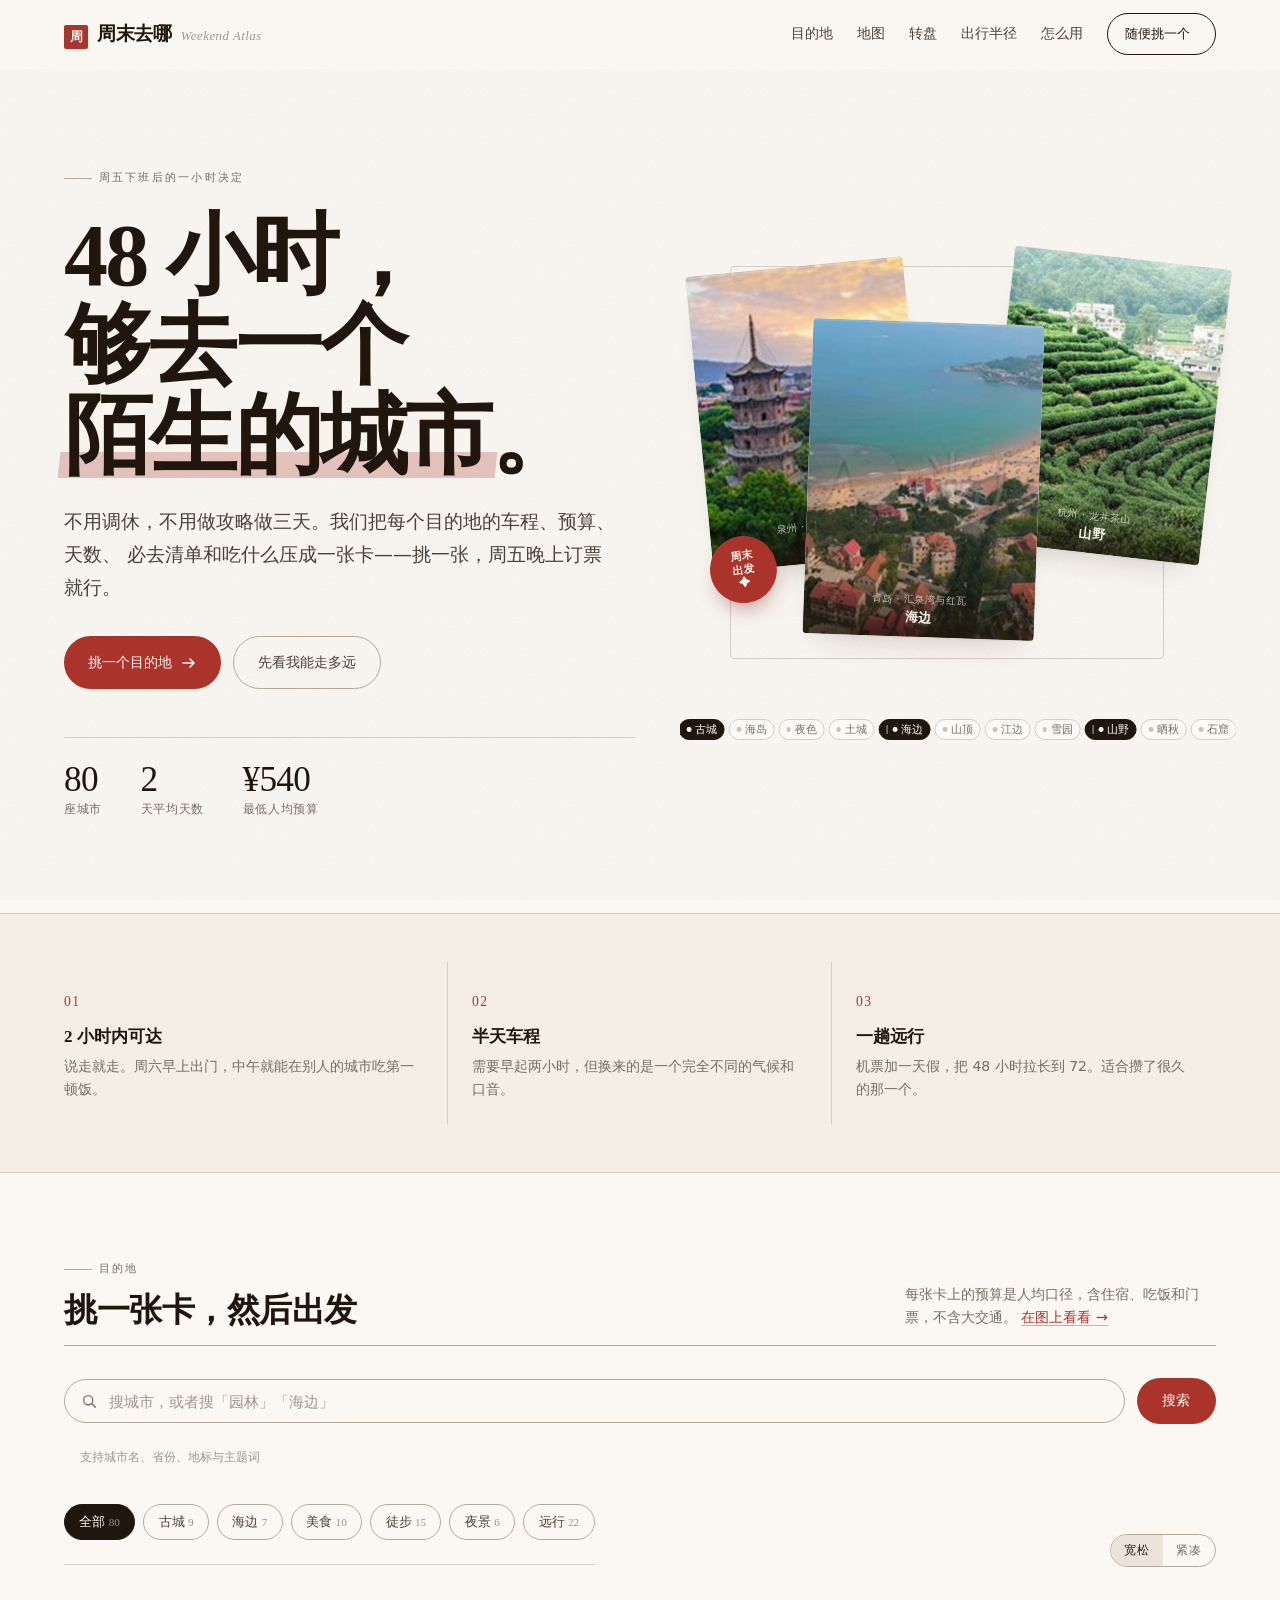
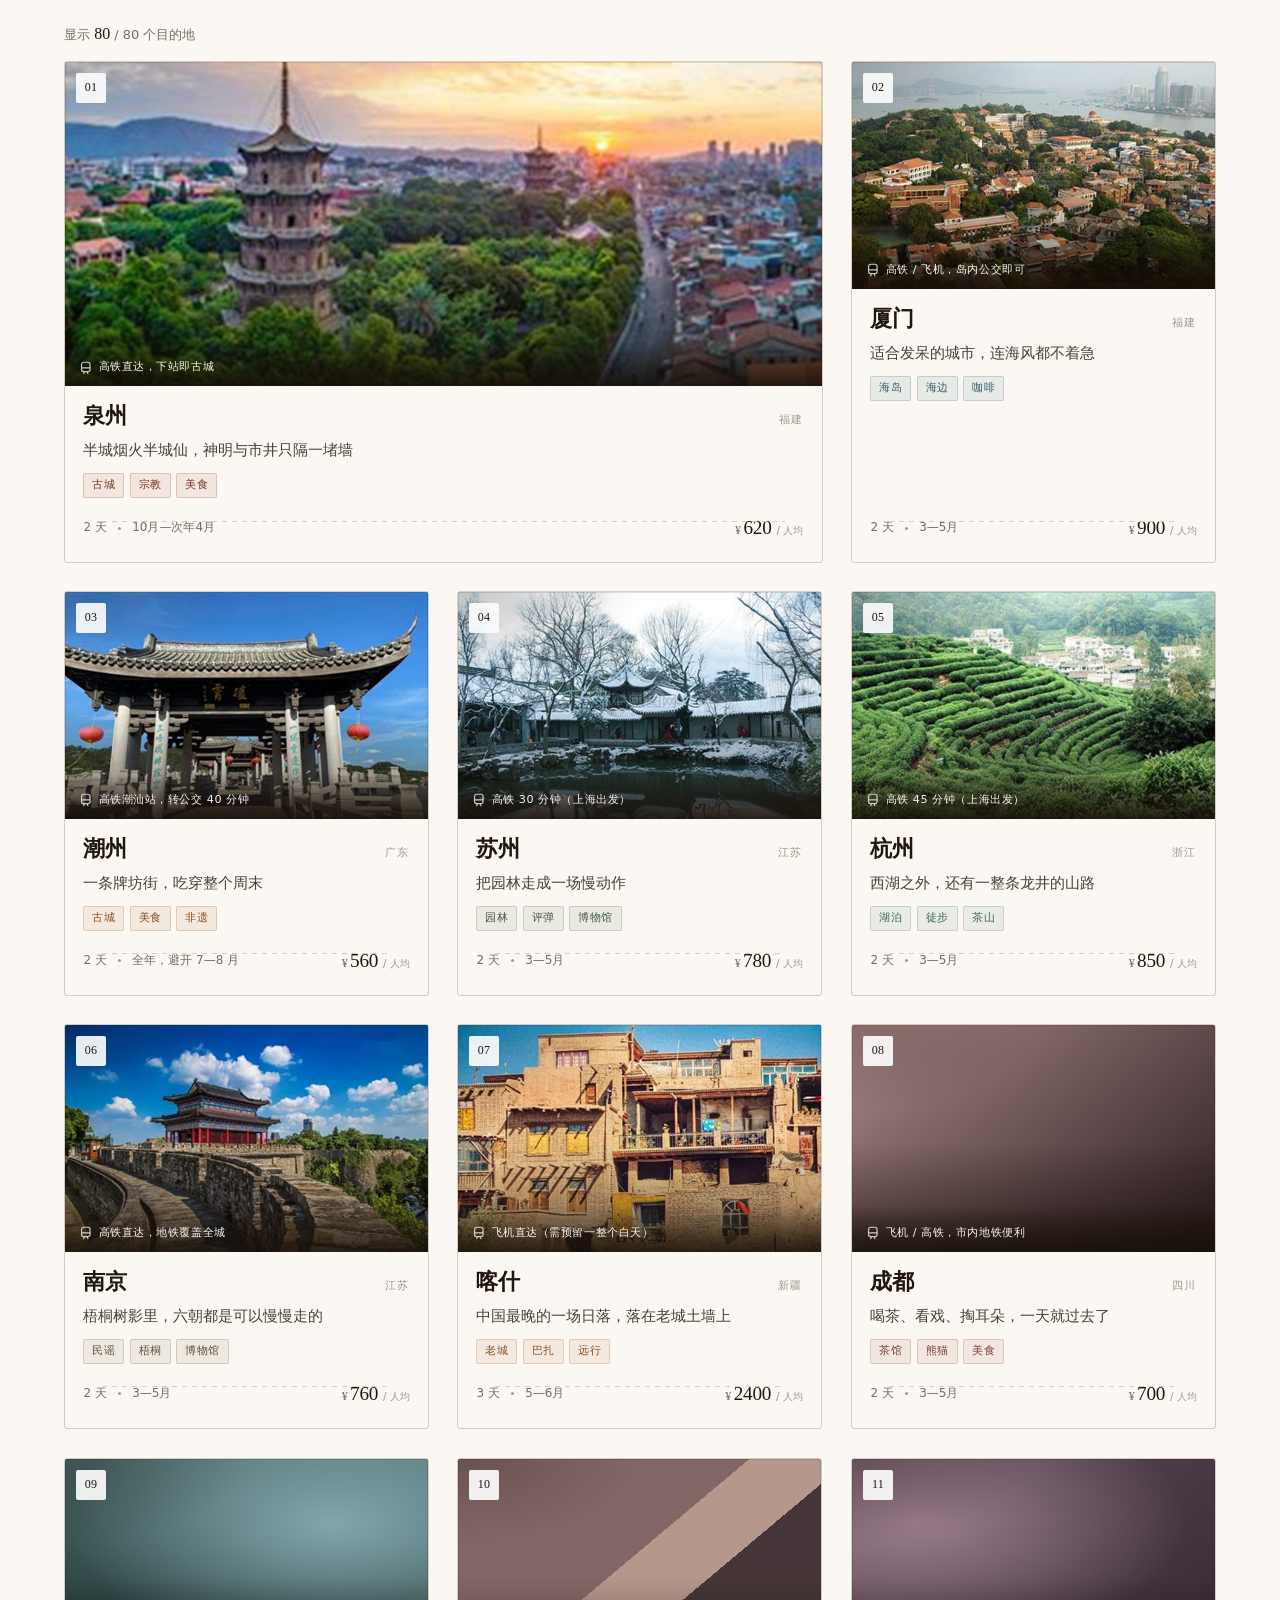
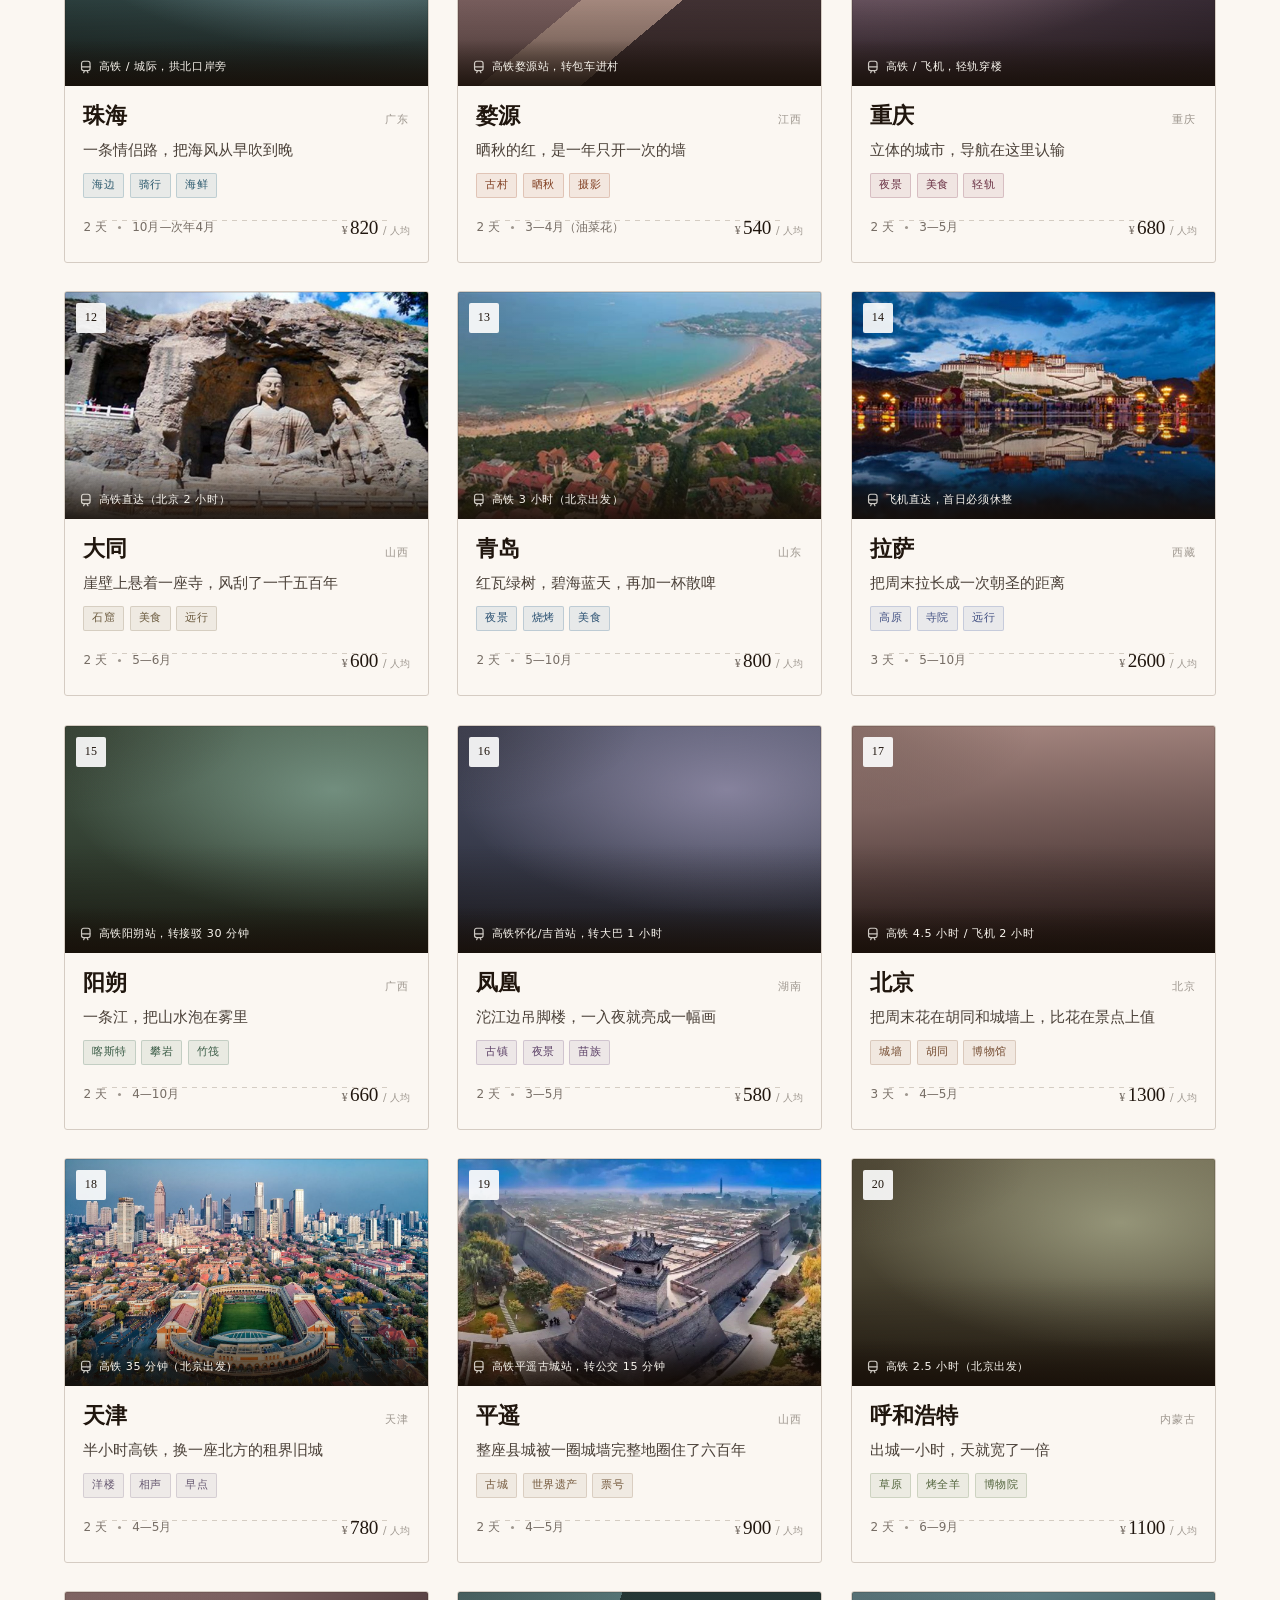
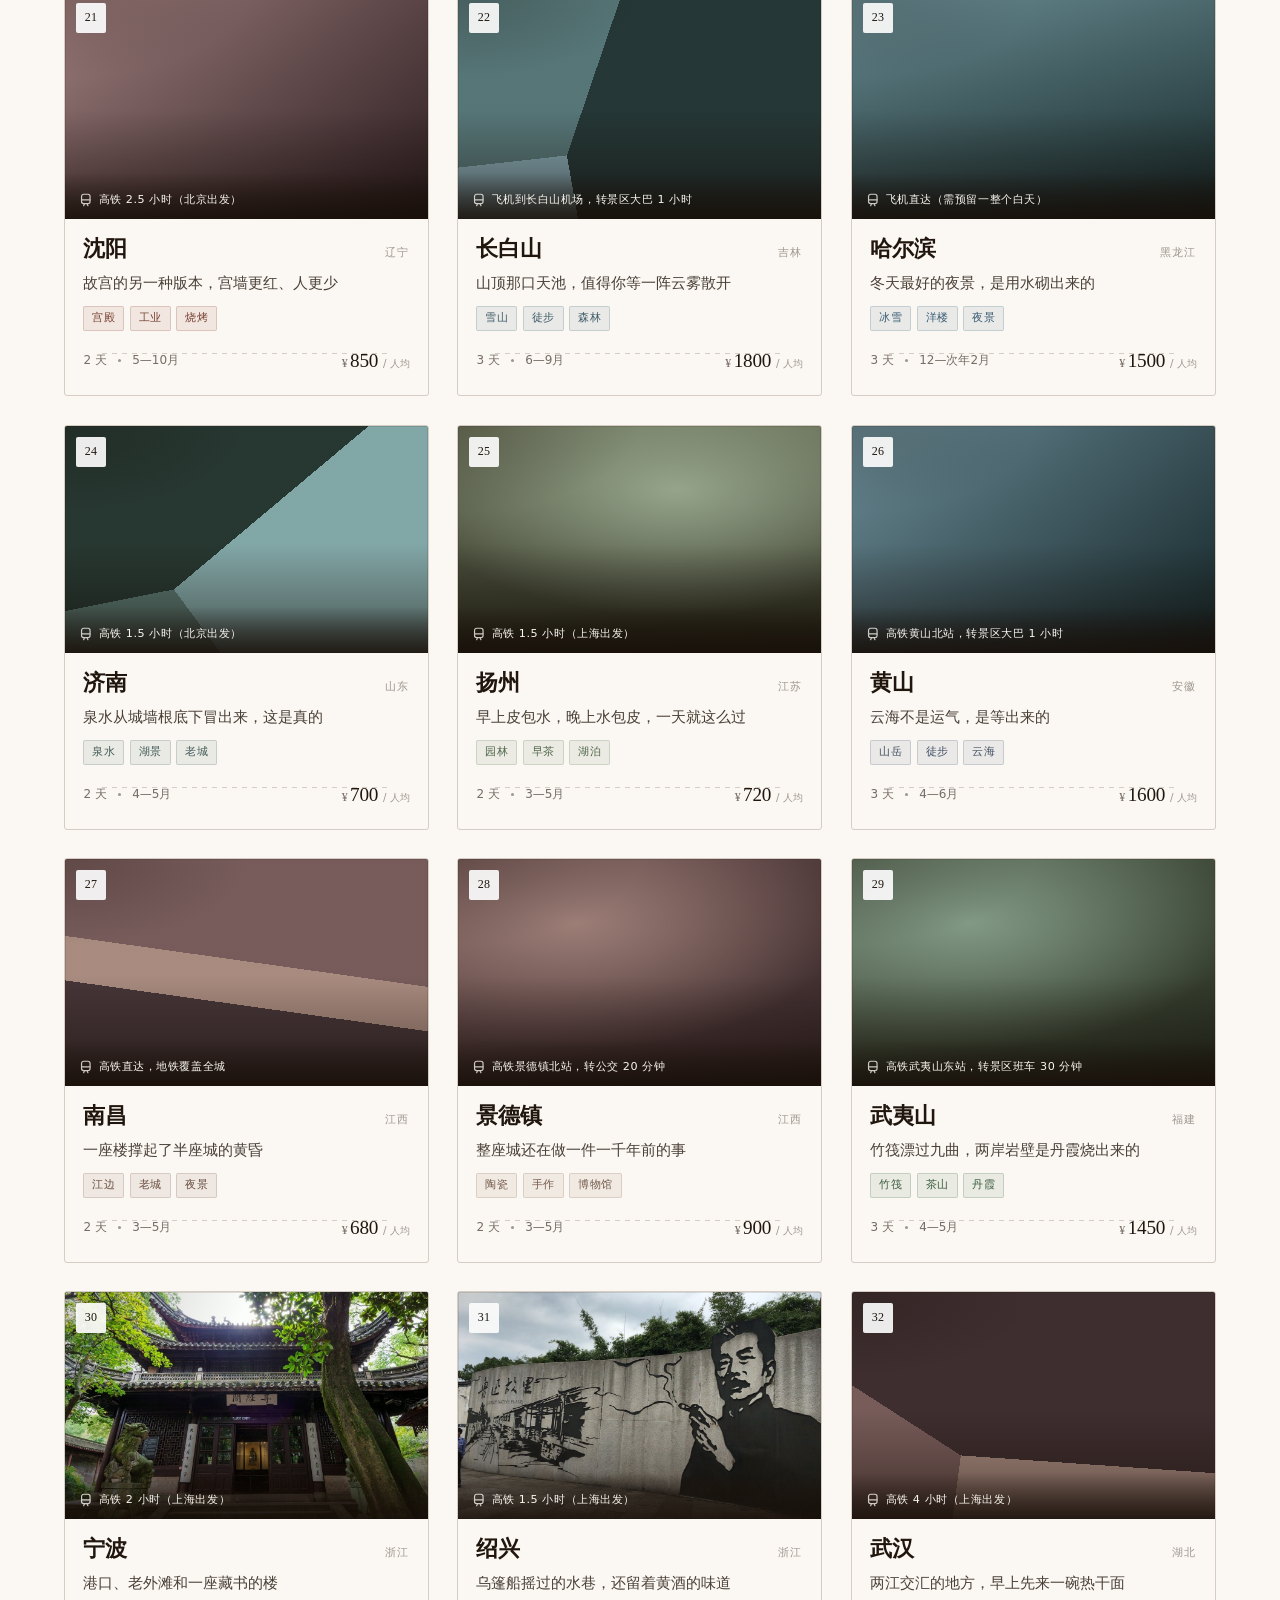
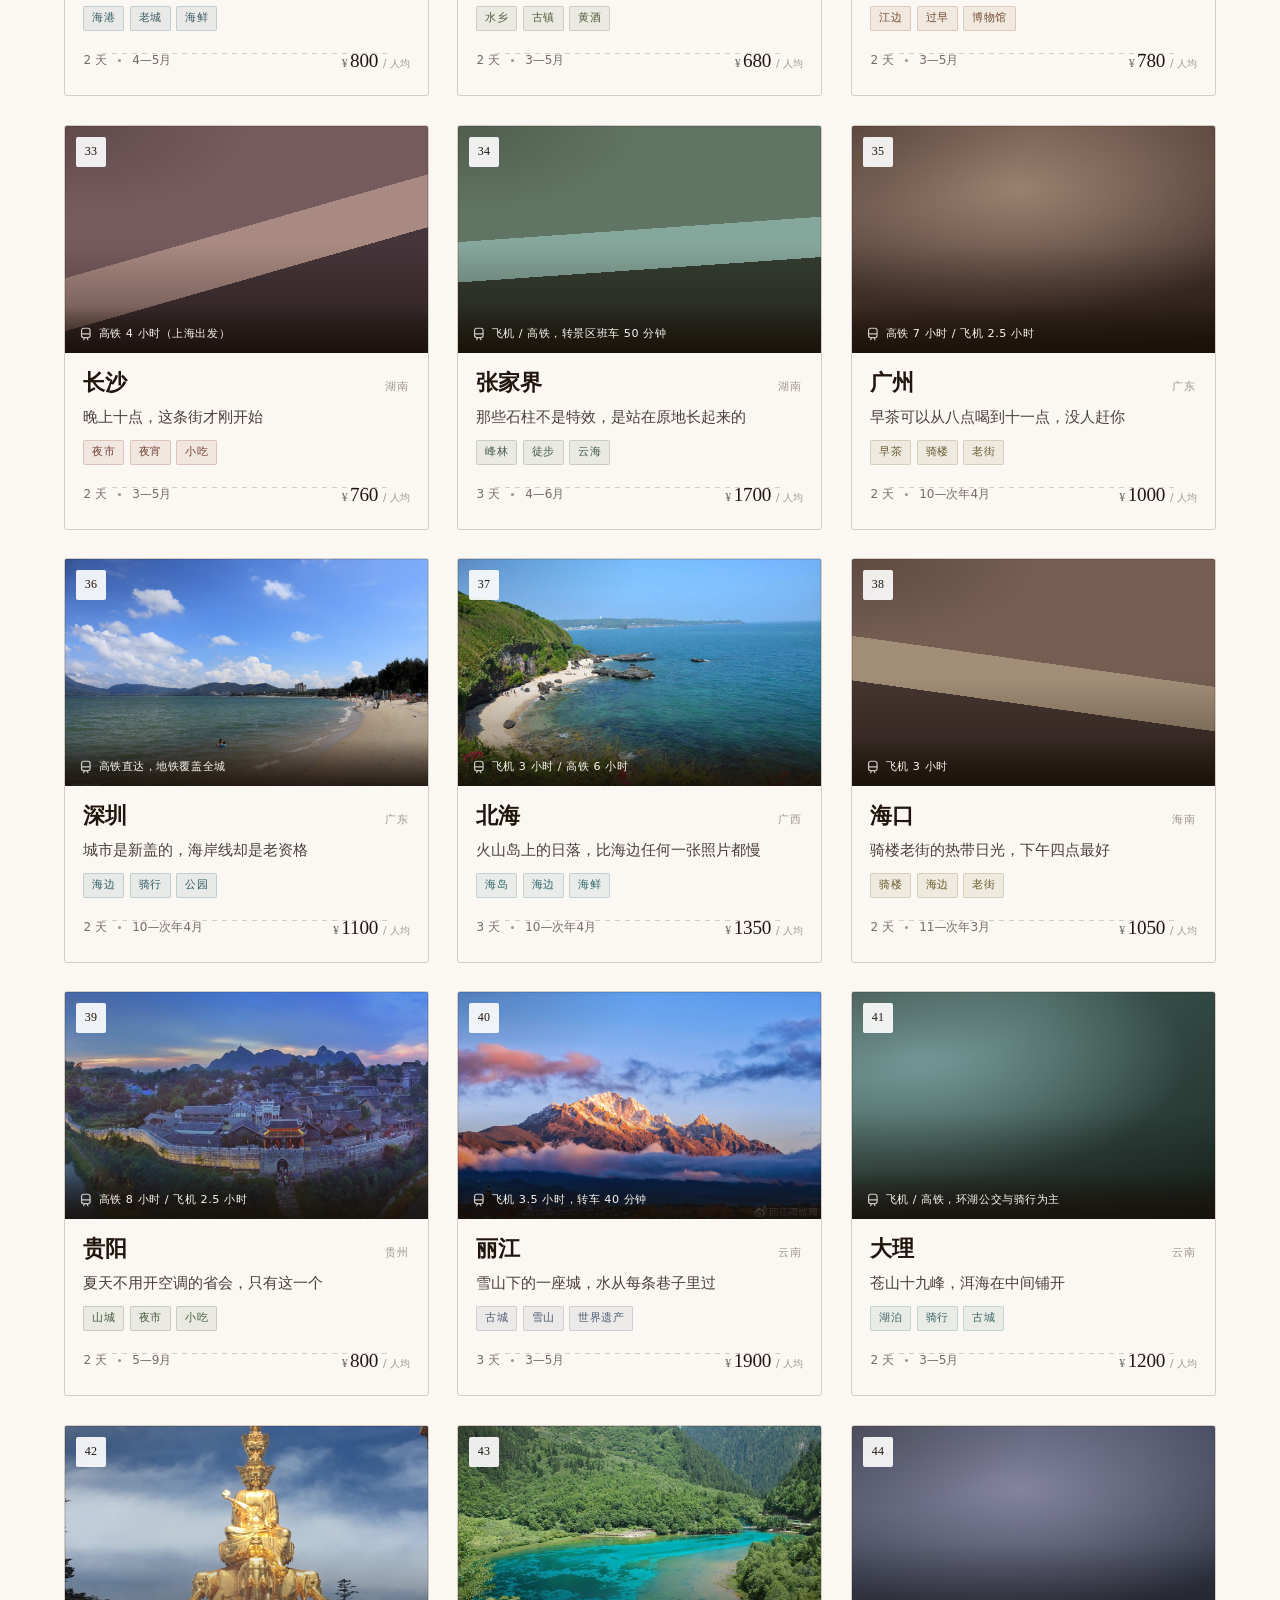
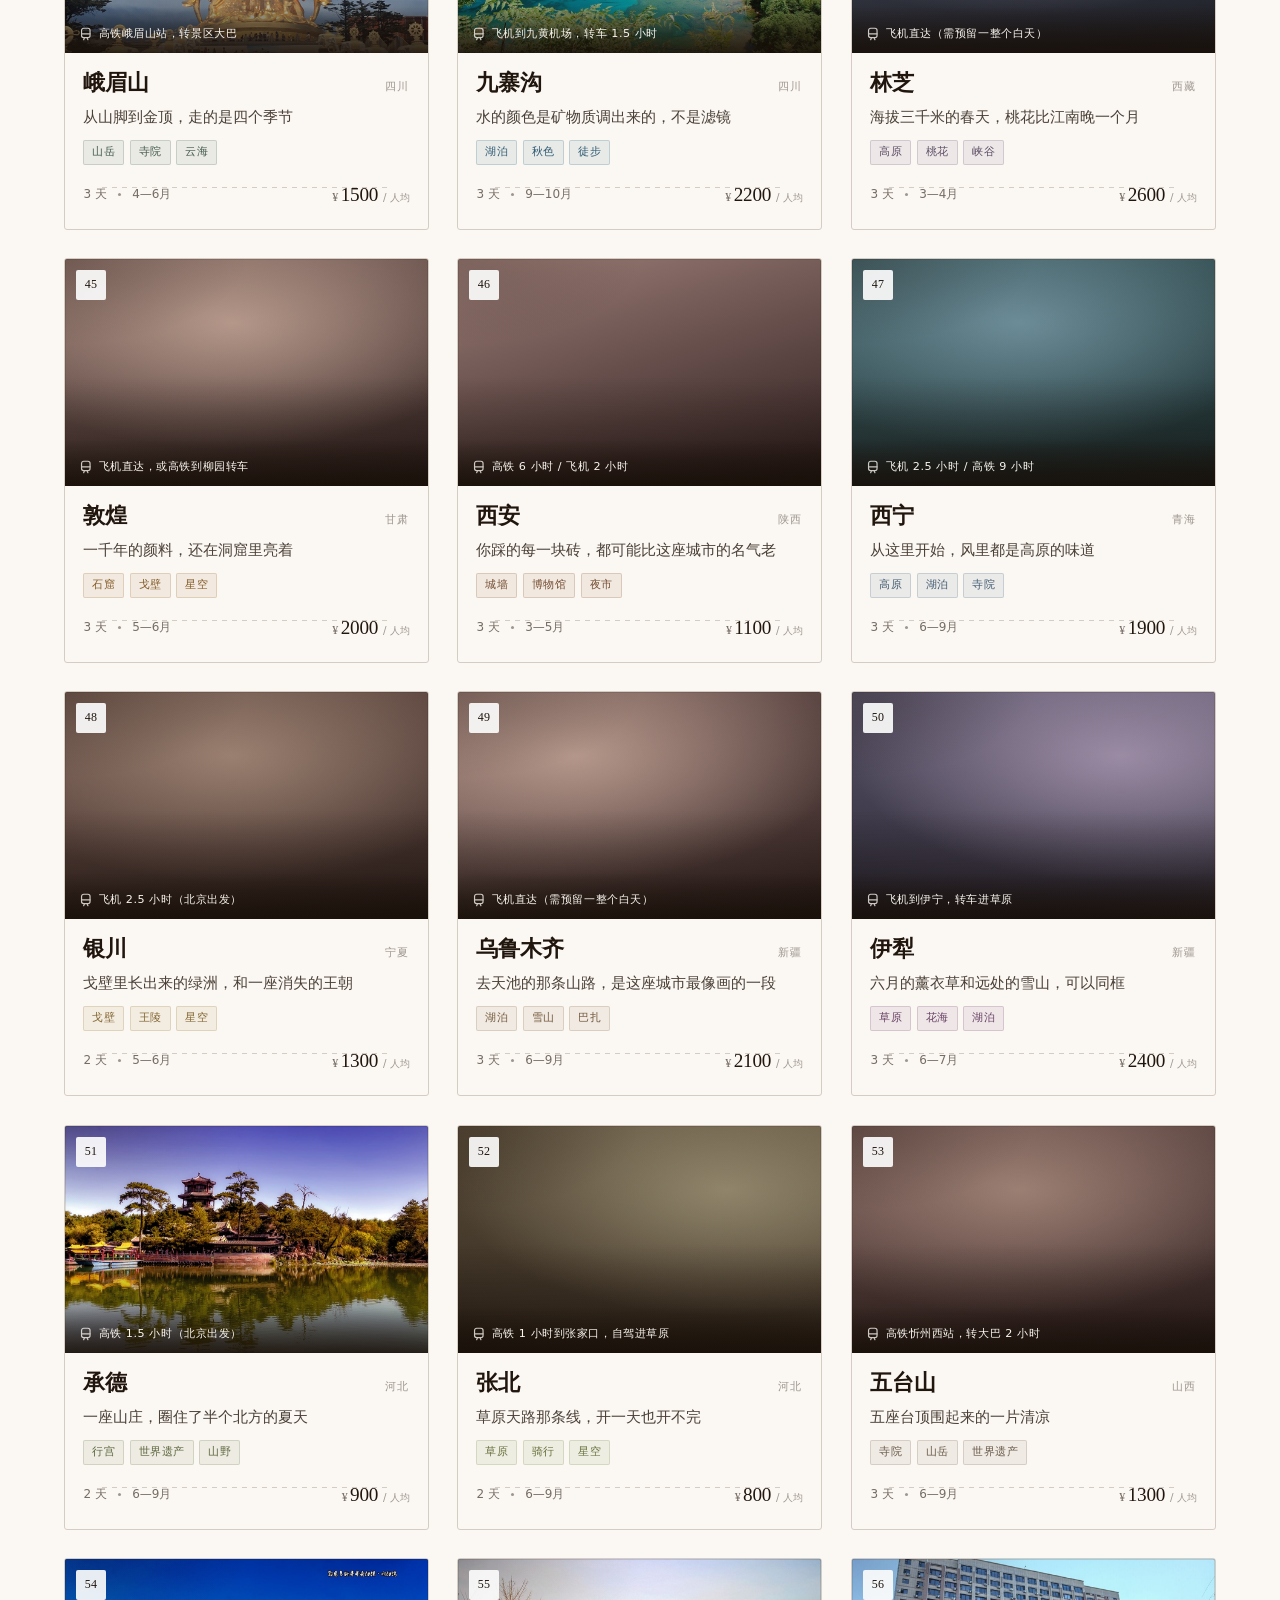
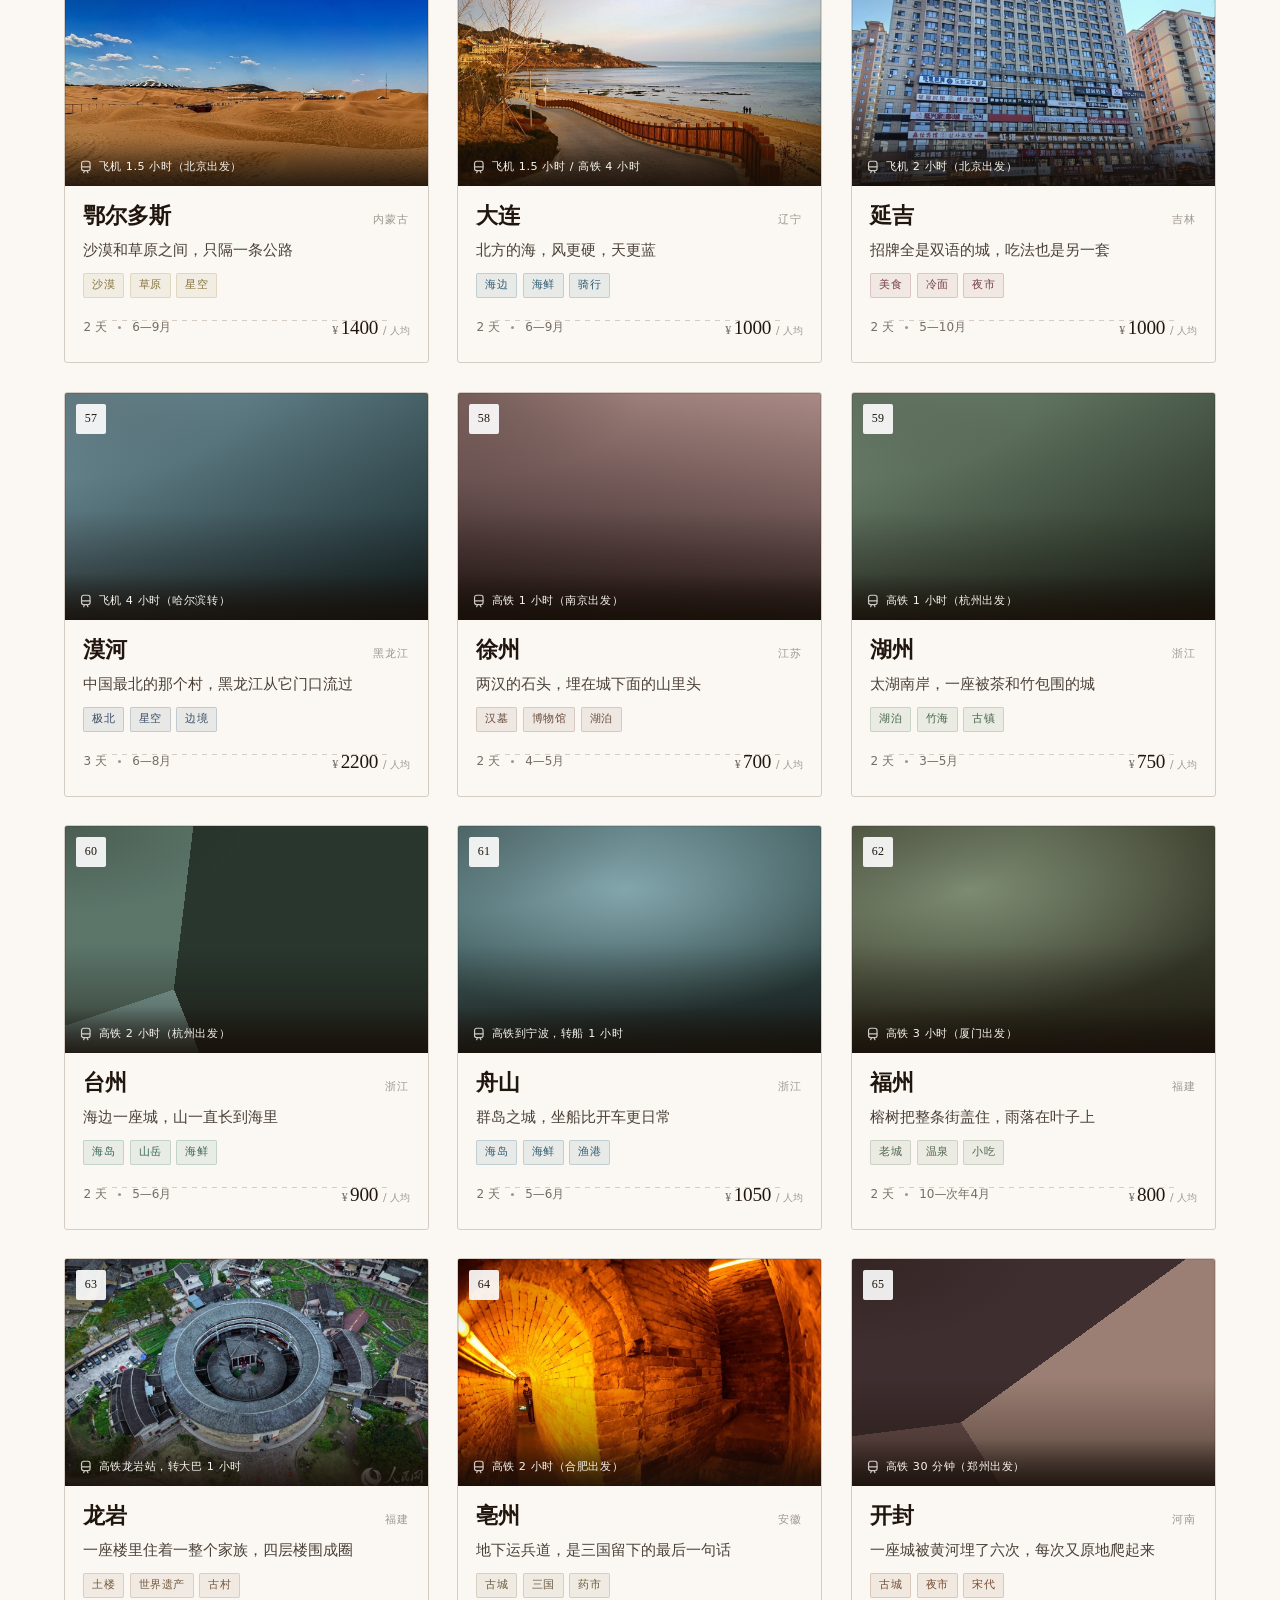
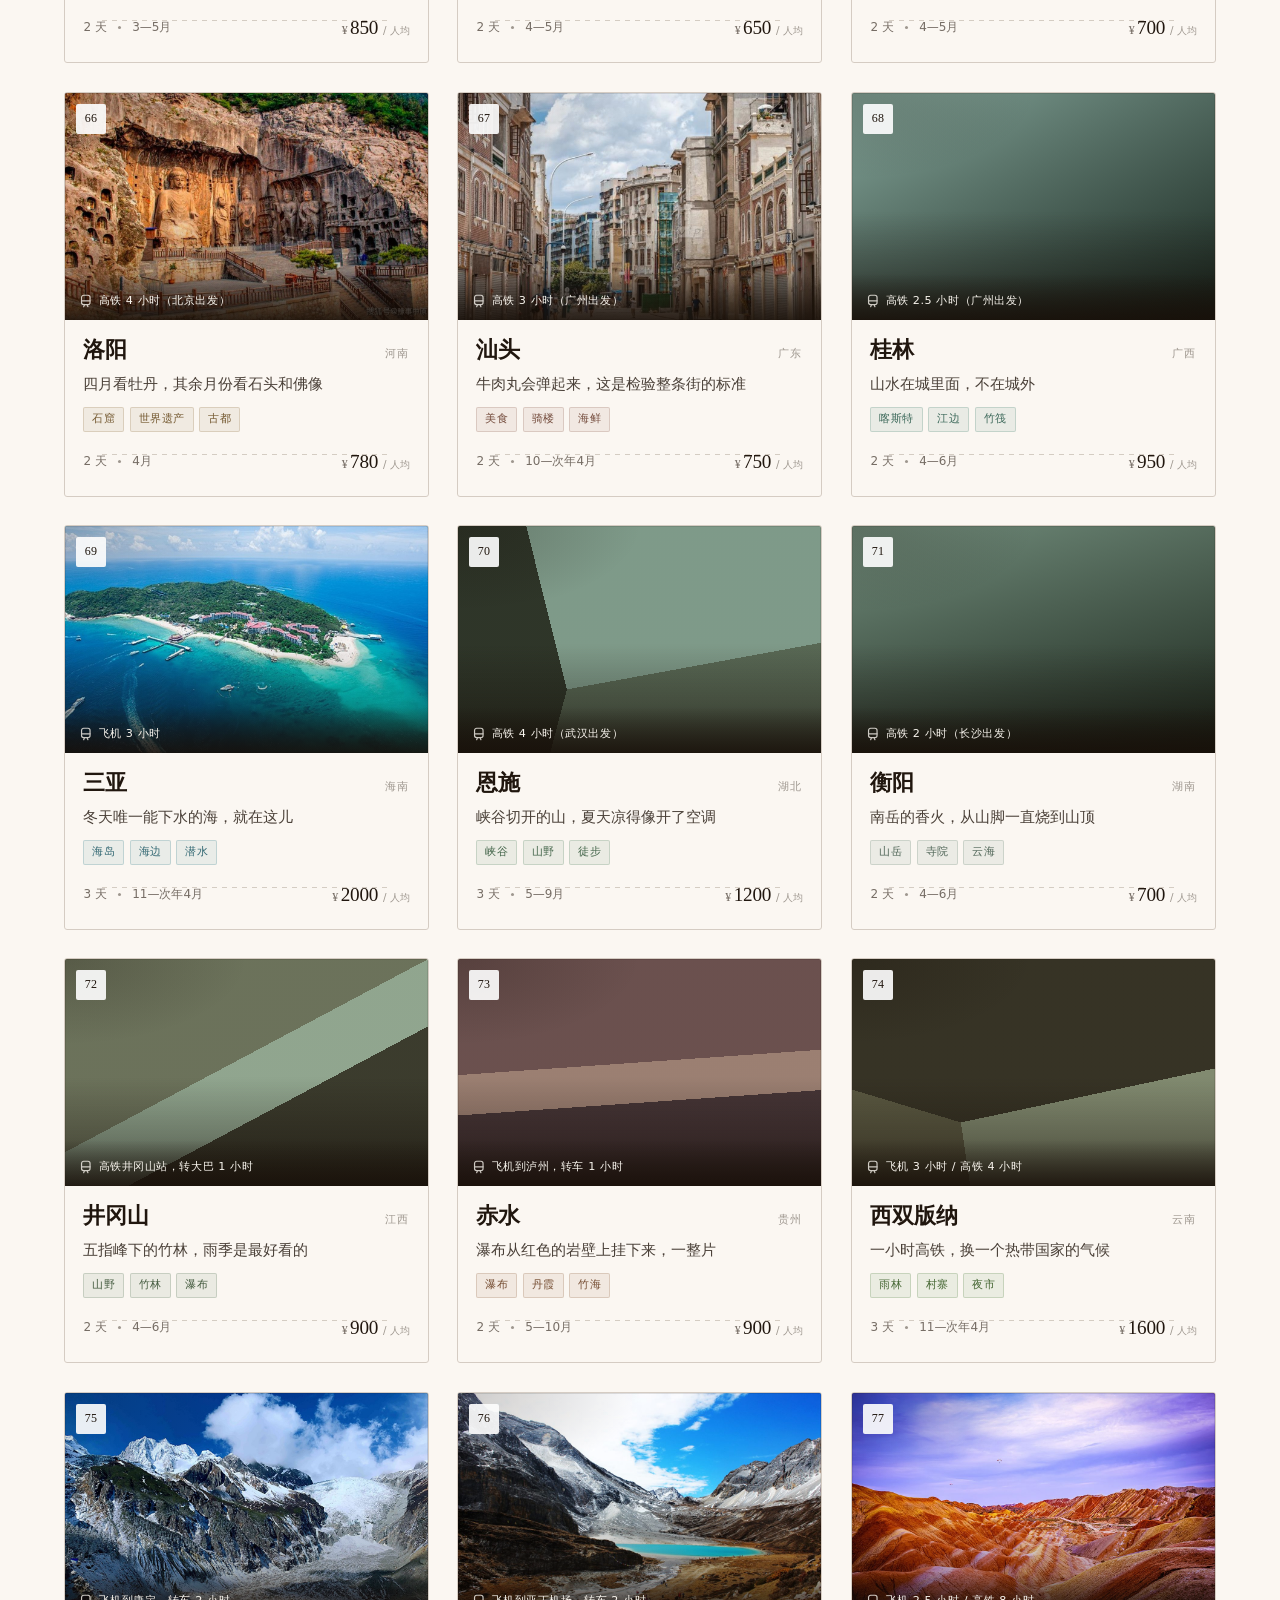
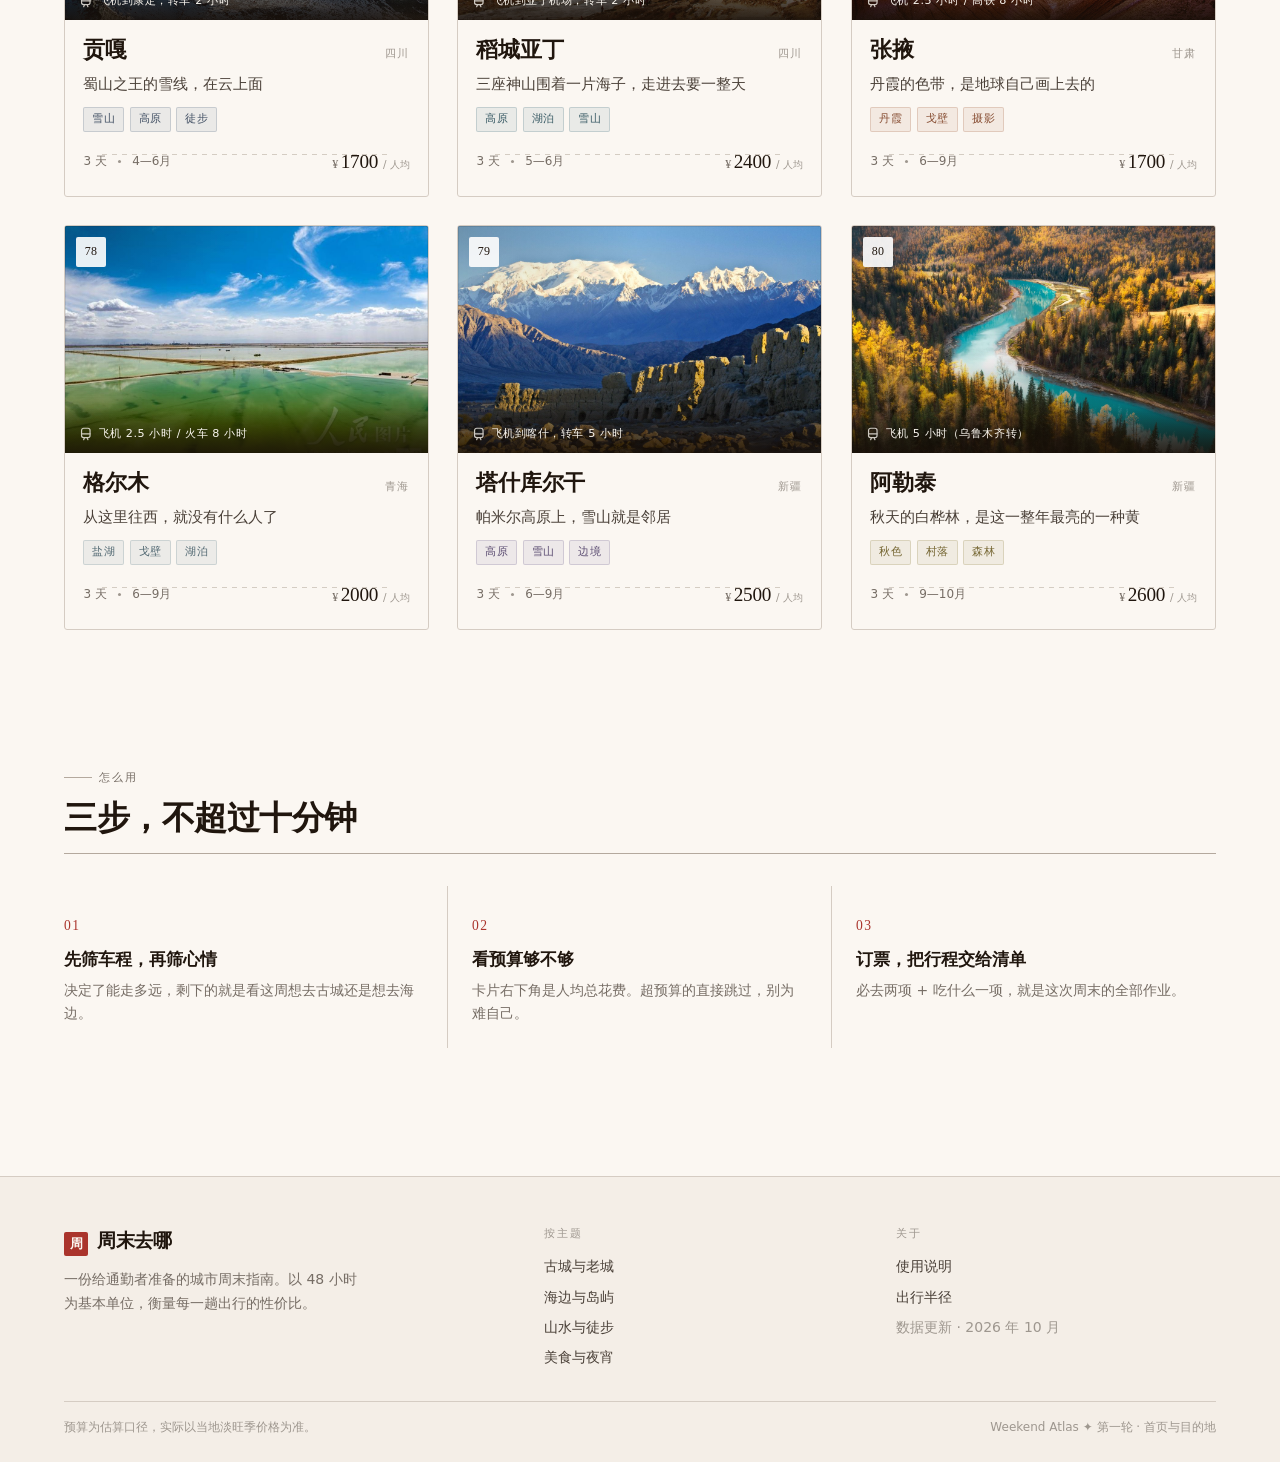
<file: index.html>
<!DOCTYPE html>
<html lang="zh-CN">
<head>
<meta charset="UTF-8">
<meta name="viewport" content="width=device-width, initial-scale=1">
<title>周末去哪 · 城市周末旅行指南</title>
<meta name="description" content="48 小时能去哪？一份按出行半径分好类的城市周末方案：2 小时可达、半天车程、一趟远行。预算、天数、必去清单一次说清。">
<link rel="stylesheet" href="styles/main.css">
</head>
<body>

<header class="site-header" id="siteHeader">
  <div class="wrap">
    <a class="brand" href="index.html">
      <span class="seal">周</span>
      <span>周末去哪</span>
      <span class="en">Weekend Atlas</span>
    </a>
    <nav class="nav">
      <a href="#explore">目的地</a>
      <a href="map.html">地图</a>
      <a href="roulette.html">转盘</a>
      <a href="#reach">出行半径</a>
      <a href="#how">怎么用</a>
    </nav>
    <button class="header-cta" type="button" data-scroll="#explore">
      <span>随便挑一个</span>
      <svg viewBox="0 0 16 16" fill="none" stroke="currentColor" stroke-width="1.5" aria-hidden="true">
        <path d="M2 8h11M9 4l4 4-4 4" stroke-linecap="round" stroke-linejoin="round"/>
      </svg>
    </button>
  </div>
</header>

<main>

  <!-- ================= 首屏 ================= -->
  <section class="hero">
    <div class="wrap hero-grid">
      <div>
        <span class="eyebrow" data-reveal>周五下班后的一小时决定</span>
        <h1 data-reveal style="--d:60ms">
          <span class="line">48 小时，</span>
          <span class="line">够去一个<em>陌生的城市</em>。</span>
        </h1>
        <p class="lede" data-reveal style="--d:140ms">
          不用调休，不用做攻略做三天。我们把每个目的地的车程、预算、天数、
          必去清单和吃什么压成一张卡——挑一张，周五晚上订票就行。
        </p>
        <div class="hero-actions" data-reveal style="--d:220ms">
          <a class="btn btn-primary" href="#explore">
            挑一个目的地
            <svg viewBox="0 0 16 16" fill="none" stroke="currentColor" stroke-width="1.6" aria-hidden="true">
              <path d="M2 8h11M9 4l4 4-4 4" stroke-linecap="round" stroke-linejoin="round"/>
            </svg>
          </a>
          <a class="btn btn-ghost" href="#reach">先看我能走多远</a>
        </div>
        <dl class="hero-stats" data-reveal style="--d:300ms">
          <div><dt id="statCities">—</dt><span class="v">座城市</span></div>
          <div><dt>2</dt><span class="v">天平均天数</span></div>
          <div><dt>¥540</dt><span class="v">最低人均预算</span></div>
        </dl>
      </div>

      <div class="hero-art" data-reveal style="--d:180ms" id="heroArt">
        <!-- 三张海报由 scripts/posters.js 填充；这里保留兜底结构，脚本没跑也能看 -->
        <div class="poster-set" id="posterSet" data-ready="0">
          <button class="poster poster-1" type="button" data-slot="1" aria-label="换一张：古城">
            <i class="poster-bg"></i>
            <img class="poster-img" alt="" decoding="async">
            <span class="poster-label">古城</span>
          </button>
          <button class="poster poster-2" type="button" data-slot="2" aria-label="换一张：海边">
            <i class="poster-bg"></i>
            <img class="poster-img" alt="" decoding="async">
            <span class="poster-label">海边</span>
          </button>
          <button class="poster poster-3" type="button" data-slot="3" aria-label="换一张：山野">
            <i class="poster-bg"></i>
            <img class="poster-img" alt="" decoding="async">
            <span class="poster-label">山野</span>
          </button>
        </div>

        <div class="poster-stamp" aria-hidden="true">周末<br>出发<br>✦</div>

        <div class="poster-dots" id="posterDots" role="group" aria-label="切换首屏主题图片"></div>
      </div>
    </div>
  </section>

  <!-- ================= 出行半径 ================= -->
  <section class="reach" id="reach">
    <div class="wrap">
      <div class="reach-grid">
        <div class="reach-item" data-reveal>
          <span class="idx">01</span>
          <h3>2 小时内可达</h3>
          <p>说走就走。周六早上出门，中午就能在别人的城市吃第一顿饭。</p>
        </div>
        <div class="reach-item" data-reveal style="--d:70ms">
          <span class="idx">02</span>
          <h3>半天车程</h3>
          <p>需要早起两小时，但换来的是一个完全不同的气候和口音。</p>
        </div>
        <div class="reach-item" data-reveal style="--d:140ms">
          <span class="idx">03</span>
          <h3>一趟远行</h3>
          <p>机票加一天假，把 48 小时拉长到 72。适合攒了很久的那一个。</p>
        </div>
      </div>
    </div>
  </section>

  <!-- ================= 目的地卡片 ================= -->
  <section class="explore" id="explore">
    <div class="wrap">
      <div class="section-head">
        <div>
          <span class="eyebrow">目的地</span>
          <h2>挑一张卡，然后出发</h2>
        </div>
        <p>每张卡上的预算是人均口径，含住宿、吃饭和门票，不含大交通。
          <a class="head-link" href="map.html">在图上看看</a></p>
      </div>

      <form class="search" id="searchForm" role="search" autocomplete="off">
        <label class="search-field">
          <span class="sr-only">搜索目的地</span>
          <svg class="search-icon" viewBox="0 0 20 20" fill="none" stroke="currentColor" stroke-width="1.6" aria-hidden="true">
            <circle cx="8.6" cy="8.6" r="5.4"/>
            <path d="M12.6 12.6 17 17" stroke-linecap="round"/>
          </svg>
          <input
            type="search"
            id="searchInput"
            name="q"
            placeholder="搜城市，或者搜「园林」「海边」"
            aria-describedby="searchHint"
            enterkeyhint="search">
          <button class="search-clear" type="button" id="searchClear" aria-label="清除搜索" hidden>
            <svg viewBox="0 0 16 16" fill="none" stroke="currentColor" stroke-width="1.5" aria-hidden="true">
              <path d="M4 4l8 8M12 4l-8 8" stroke-linecap="round"/>
            </svg>
          </button>
        </label>
        <button class="btn btn-primary search-submit" type="submit">搜索</button>
        <p class="search-hint" id="searchHint">支持城市名、省份、地标与主题词</p>
      </form>

      <div class="filter-bar">
        <div class="filters" id="filters" role="group" aria-label="按主题筛选"></div>
        <div class="density" role="group" aria-label="卡片密度">
          <button type="button" data-density="airy" aria-pressed="true">宽松</button>
          <button type="button" data-density="tight" aria-pressed="false">紧凑</button>
        </div>
      </div>

      <p class="count" id="count" aria-live="polite"></p>

      <div class="grid" id="grid" data-density="airy"></div>
    </div>
  </section>

  <!-- ================= 怎么用 ================= -->
  <section class="explore" id="how" style="padding-top:0">
    <div class="wrap">
      <div class="section-head">
        <div>
          <span class="eyebrow">怎么用</span>
          <h2>三步，不超过十分钟</h2>
        </div>
      </div>
      <div class="reach-grid">
        <div class="reach-item" data-reveal>
          <span class="idx">01</span>
          <h3>先筛车程，再筛心情</h3>
          <p>决定了能走多远，剩下的就是看这周想去古城还是想去海边。</p>
        </div>
        <div class="reach-item" data-reveal style="--d:70ms">
          <span class="idx">02</span>
          <h3>看预算够不够</h3>
          <p>卡片右下角是人均总花费。超预算的直接跳过，别为难自己。</p>
        </div>
        <div class="reach-item" data-reveal style="--d:140ms">
          <span class="idx">03</span>
          <h3>订票，把行程交给清单</h3>
          <p>必去两项 + 吃什么一项，就是这次周末的全部作业。</p>
        </div>
      </div>
    </div>
  </section>

</main>

<footer class="site-footer">
  <div class="wrap">
    <div class="footer-grid">
      <div>
        <a class="brand" href="index.html" style="margin-bottom:0.75rem">
          <span class="seal">周</span>
          <span>周末去哪</span>
        </a>
        <p style="margin:0;font-size:0.875rem;color:var(--ink-3);max-width:34ch;line-height:1.7">
          一份给通勤者准备的城市周末指南。以 48 小时为基本单位，衡量每一趟出行的性价比。
        </p>
      </div>
      <div>
        <h4>按主题</h4>
        <ul>
          <li><a href="#explore" data-jump="古城">古城与老城</a></li>
          <li><a href="#explore" data-jump="海边">海边与岛屿</a></li>
          <li><a href="#explore" data-jump="山水">山水与徒步</a></li>
          <li><a href="#explore" data-jump="美食">美食与夜宵</a></li>
        </ul>
      </div>
      <div>
        <h4>关于</h4>
        <ul>
          <li><a href="#how">使用说明</a></li>
          <li><a href="#reach">出行半径</a></li>
          <li><span style="color:var(--ink-4)">数据更新 · 2026 年 10 月</span></li>
        </ul>
      </div>
    </div>
    <div class="footer-note">
      <span>预算为估算口径，实际以当地淡旺季价格为准。</span>
      <span>Weekend Atlas ✦ 第一轮 · 首页与目的地</span>
    </div>
  </div>
</footer>

<script src="data/destinations.js"></script>
<script src="data/posters.js"></script>
<script src="scripts/main.js"></script>
<script src="scripts/posters.js"></script>
</body>
</html>
</file>
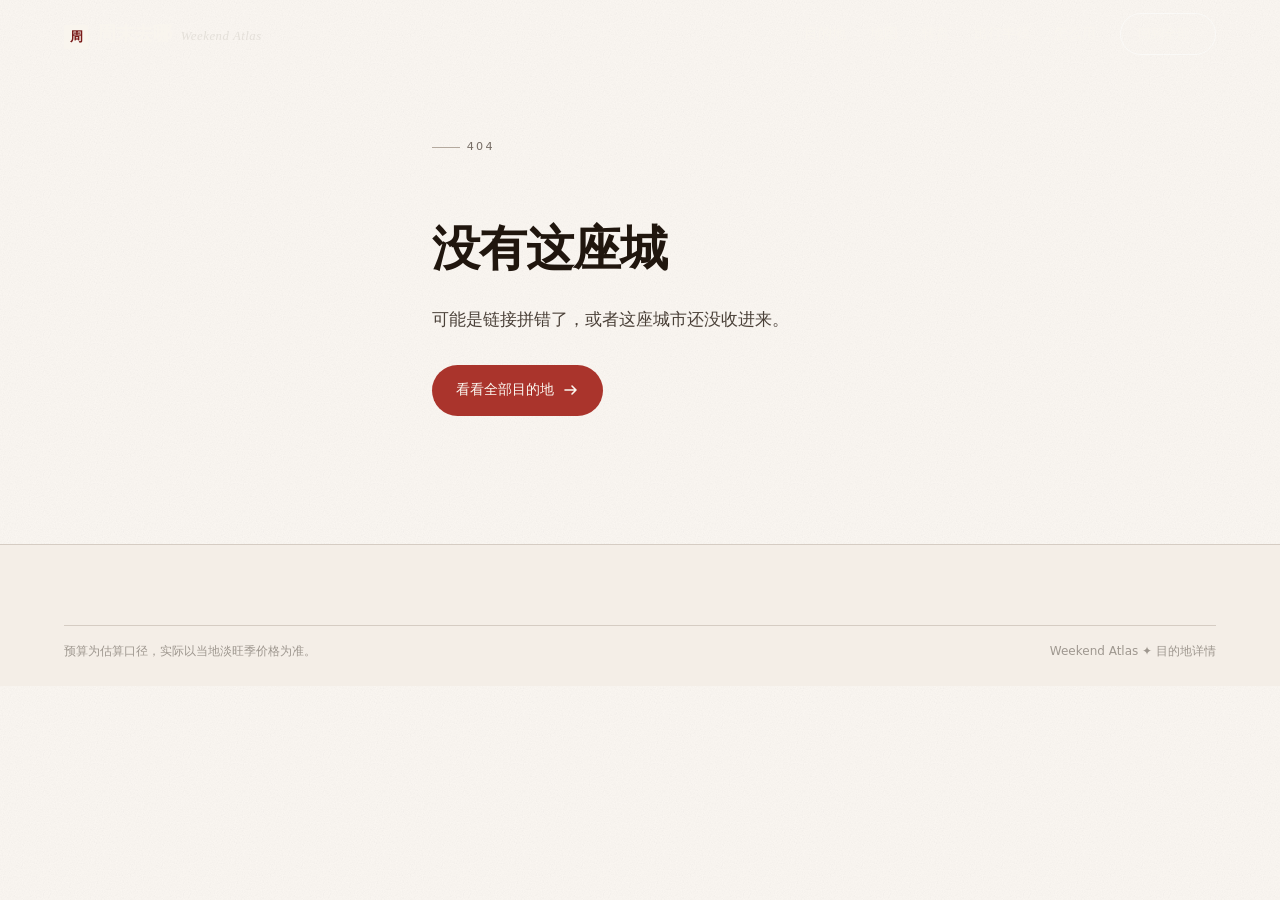
<file: destination.html>
<!DOCTYPE html>
<html lang="zh-CN">
<head>
<meta charset="UTF-8">
<meta name="viewport" content="width=device-width, initial-scale=1">
<title>目的地 · 周末去哪</title>
<meta name="description" content="48 小时周末方案：预算、天数、必去清单、吃什么，一页看完。">
<link rel="stylesheet" href="styles/main.css">
<link rel="stylesheet" href="styles/destination.css">
</head>
<body class="is-detail">

<header class="site-header" id="siteHeader">
  <div class="wrap">
    <a class="brand" href="index.html">
      <span class="seal">周</span>
      <span>周末去哪</span>
      <span class="en">Weekend Atlas</span>
    </a>
    <nav class="nav">
      <a href="index.html#explore">目的地</a>
      <a href="map.html">地图</a>
      <a href="roulette.html">转盘</a>
      <a href="index.html#reach">出行半径</a>
      <a href="index.html#how">怎么用</a>
    </nav>
    <a class="header-cta" href="index.html#explore">
      <span>回到全部</span>
      <svg viewBox="0 0 16 16" fill="none" stroke="currentColor" stroke-width="1.5" aria-hidden="true">
        <path d="M14 8H3M7 4L3 8l4 4" stroke-linecap="round" stroke-linejoin="round"/>
      </svg>
    </a>
  </div>
</header>

<main id="main">
  <!-- 加载中骨架 -->
  <div class="detail-loading wrap" id="loading">
    <p>正在取这一座城市…</p>
  </div>

  <!-- 未找到 -->
  <section class="notfound wrap" id="notfound" hidden>
    <span class="eyebrow">404</span>
    <h1>没有这座城</h1>
    <p>可能是链接拼错了，或者这座城市还没收进来。</p>
    <a class="btn btn-primary" href="index.html#explore">
      看看全部目的地
      <svg viewBox="0 0 16 16" fill="none" stroke="currentColor" stroke-width="1.6" aria-hidden="true">
        <path d="M2 8h11M9 4l4 4-4 4" stroke-linecap="round" stroke-linejoin="round"/>
      </svg>
    </a>
  </section>

  <!-- 正文（由 JS 填充） -->
  <div id="detail" hidden></div>
</main>

<footer class="site-footer">
  <div class="wrap">
    <div class="footer-note">
      <span>预算为估算口径，实际以当地淡旺季价格为准。</span>
      <span>Weekend Atlas ✦ 目的地详情</span>
    </div>
  </div>
</footer>

<script src="data/destinations.js"></script>
<script src="data/details.js"></script>
<script src="scripts/destination.js"></script>
</body>
</html>
</file>
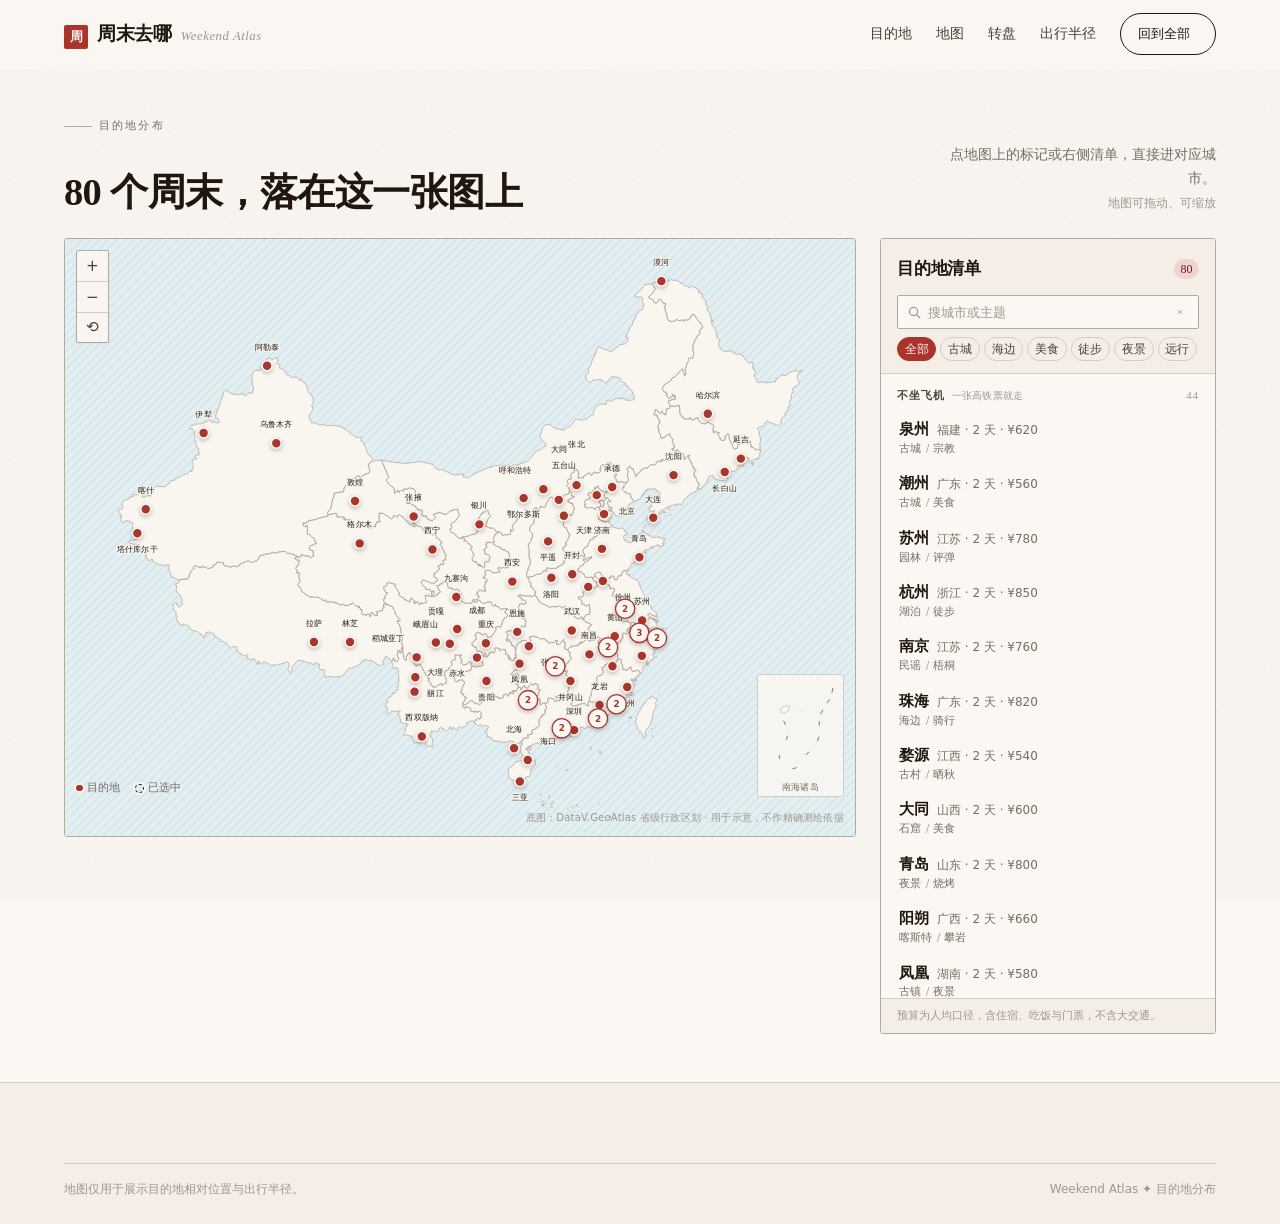
<file: map.html>
<!DOCTYPE html>
<html lang="zh-CN">
<head>
<meta charset="UTF-8">
<meta name="viewport" content="width=device-width, initial-scale=1, viewport-fit=cover">
<title>目的地分布 · 周末去哪</title>
<meta name="description" content="周末目的地在地图上的分布：从 2 小时可达的古城，到需要一趟远行的边疆。点地图上的标记或右侧清单，直达对应城市。">
<link rel="stylesheet" href="styles/main.css">
<link rel="stylesheet" href="styles/map.css">
<link rel="icon" href="data:image/svg+xml,%3Csvg xmlns='http://www.w3.org/2000/svg' viewBox='0 0 32 32'%3E%3Crect width='32' height='32' fill='%23a8331f'/%3E%3Ctext x='16' y='23' font-family='serif' font-size='19' fill='%23fbf7f0' text-anchor='middle'%3E周%3C/text%3E%3C/svg%3E">
</head>
<body class="is-map">

<header class="site-header" id="siteHeader">
  <div class="wrap">
    <a class="brand" href="index.html">
      <span class="seal">周</span>
      <span>周末去哪</span>
      <span class="en">Weekend Atlas</span>
    </a>
    <nav class="nav">
      <a href="index.html#explore">目的地</a>
      <a href="map.html" aria-current="page">地图</a>
      <a href="roulette.html">转盘</a>
      <a href="index.html#reach">出行半径</a>
    </nav>
    <a class="header-cta" href="index.html#explore">
      <span>回到全部</span>
      <svg viewBox="0 0 16 16" fill="none" stroke="currentColor" stroke-width="1.5" aria-hidden="true">
        <path d="M14 8H3M7 4L3 8l4 4" stroke-linecap="round" stroke-linejoin="round"/>
      </svg>
    </a>
  </div>
</header>

<main class="map-page">

  <!-- 窄屏时缩成一行说明，给地图腾高度 -->
  <div class="map-intro wrap">
    <span class="eyebrow">目的地分布</span>
    <h1><span id="introCount">这些</span> 个周末，落在这一张图上</h1>
    <p class="map-intro-note">
      点地图上的标记或右侧清单，直接进对应城市。
      <span class="map-intro-hint">地图可拖动、可缩放</span>
    </p>
  </div>

  <div class="map-stage wrap">

    <!-- ========== 左：地图 ========== -->
    <section class="map-panel" id="mapPanel" aria-label="目的地地图">
      <div class="map-canvas" id="mapCanvas">

        <svg class="map-svg" id="mapSvg" viewBox="0 0 900 680"
             role="img" aria-labelledby="mapTitle mapDesc">
          <title id="mapTitle">中国地图上的周末目的地</title>
          <desc id="mapDesc">各省份轮廓与目的地标记，标记可用键盘 Tab 逐个访问</desc>

          <!-- 海面纹理 -->
          <defs>
            <pattern id="seaHatch" width="7" height="7" patternUnits="userSpaceOnUse"
                     patternTransform="rotate(45)">
              <line x1="0" y1="0" x2="0" y2="7" stroke="currentColor" stroke-width="1"
                    opacity="0.5"/>
            </pattern>
            <filter id="markerShadow" x="-120%" y="-120%" width="340%" height="340%">
              <feDropShadow dx="0" dy="2" stdDeviation="2.2"
                            flood-color="oklch(25% 0.03 60)" flood-opacity="0.28"/>
            </filter>
          </defs>

          <!-- 海面底色铺满整个视窗。用 100% 而不是写死 900×680：
               窄屏会把 viewBox 换成 675×900，写死的矩形会短一截 -->
          <rect class="map-sea" x="0" y="0" width="100%" height="100%"/>
          <rect class="map-seahat" x="0" y="0" width="100%" height="100%"/>

          <!-- 省界 -->
          <g class="map-land" id="mapLand"></g>

          <!-- 目的地标记 -->
          <g class="map-marks" id="mapMarks"></g>
        </svg>

        <!-- 十段线 + 南海诸岛小窗（中国地图必须完整表达南海） -->
        <figure class="map-inset" aria-label="南海诸岛">
          <svg id="mapInset" viewBox="0 0 132 176" role="img" aria-label="南海诸岛及十段线">
            <g id="insetLand"></g>
          </svg>
          <figcaption>南海诸岛</figcaption>
        </figure>

        <!-- 缩放控件 -->
        <div class="map-zoom" role="group" aria-label="地图缩放">
          <button type="button" data-zoom="in" aria-label="放大">+</button>
          <button type="button" data-zoom="out" aria-label="缩小">−</button>
          <button type="button" data-zoom="reset" aria-label="复位">⟲</button>
        </div>

        <!-- 图例 -->
        <div class="map-legend" aria-hidden="true">
          <span class="lg-item"><i class="lg-dot"></i>目的地</span>
          <span class="lg-item"><i class="lg-dot is-active"></i>已选中</span>
        </div>

        <!-- 悬停小卡 -->
        <div class="map-tip" id="mapTip" hidden></div>

        <p class="map-foot">
          底图：DataV.GeoAtlas 省级行政区划 · 用于示意，不作精确测绘依据
        </p>
      </div>
    </section>

    <!-- ========== 右：清单 ========== -->
    <aside class="map-list" id="mapList" aria-label="目的地清单">

      <div class="list-head">
        <button class="list-grip" type="button" id="listGrip" aria-expanded="true"
                aria-controls="listBody" aria-label="展开或收起清单">
          <span class="grip-bar" aria-hidden="true"></span>
          <span class="list-title">目的地清单</span>
          <span class="list-count" id="listCount">—</span>
        </button>

        <div class="list-tools" id="listBody">
          <form class="list-search" id="listSearchForm" role="search" autocomplete="off">
            <label class="list-search-field">
              <span class="sr-only">搜索目的地</span>
              <svg viewBox="0 0 20 20" fill="none" stroke="currentColor" stroke-width="1.6" aria-hidden="true">
                <circle cx="8.6" cy="8.6" r="5.4"/>
                <path d="M12.6 12.6 17 17" stroke-linecap="round"/>
              </svg>
              <input type="search" id="listSearch" name="q" placeholder="搜城市或主题">
              <button class="list-clear" type="button" id="listClear" aria-label="清除搜索" hidden>
                <svg viewBox="0 0 16 16" fill="none" stroke="currentColor" stroke-width="1.5" aria-hidden="true">
                  <path d="M4 4l8 8M12 4l-8 8" stroke-linecap="round"/>
                </svg>
              </button>
            </label>
          </form>

          <div class="list-filters" id="listFilters" role="group" aria-label="按主题筛选"></div>
        </div>
      </div>

      <div class="list-scroll" id="listScroll">
        <div id="listGroups"></div>
        <p class="list-empty" id="listEmpty" hidden>
          没有匹配的目的地。换个词，或者
          <button type="button" class="link-btn" id="listReset">看全部</button>。
        </p>
      </div>

      <p class="list-foot">
        预算为人均口径，含住宿、吃饭与门票，不含大交通。
      </p>
    </aside>

  </div>
</main>

<footer class="site-footer">
  <div class="wrap">
    <div class="footer-note">
      <span>地图仅用于展示目的地相对位置与出行半径。</span>
      <span>Weekend Atlas ✦ 目的地分布</span>
    </div>
  </div>
</footer>

<script src="data/destinations.js"></script>
<script src="data/geo.js"></script>
<script src="scripts/map-proj.js"></script>
<script src="scripts/map.js"></script>
</body>
</html>
</file>
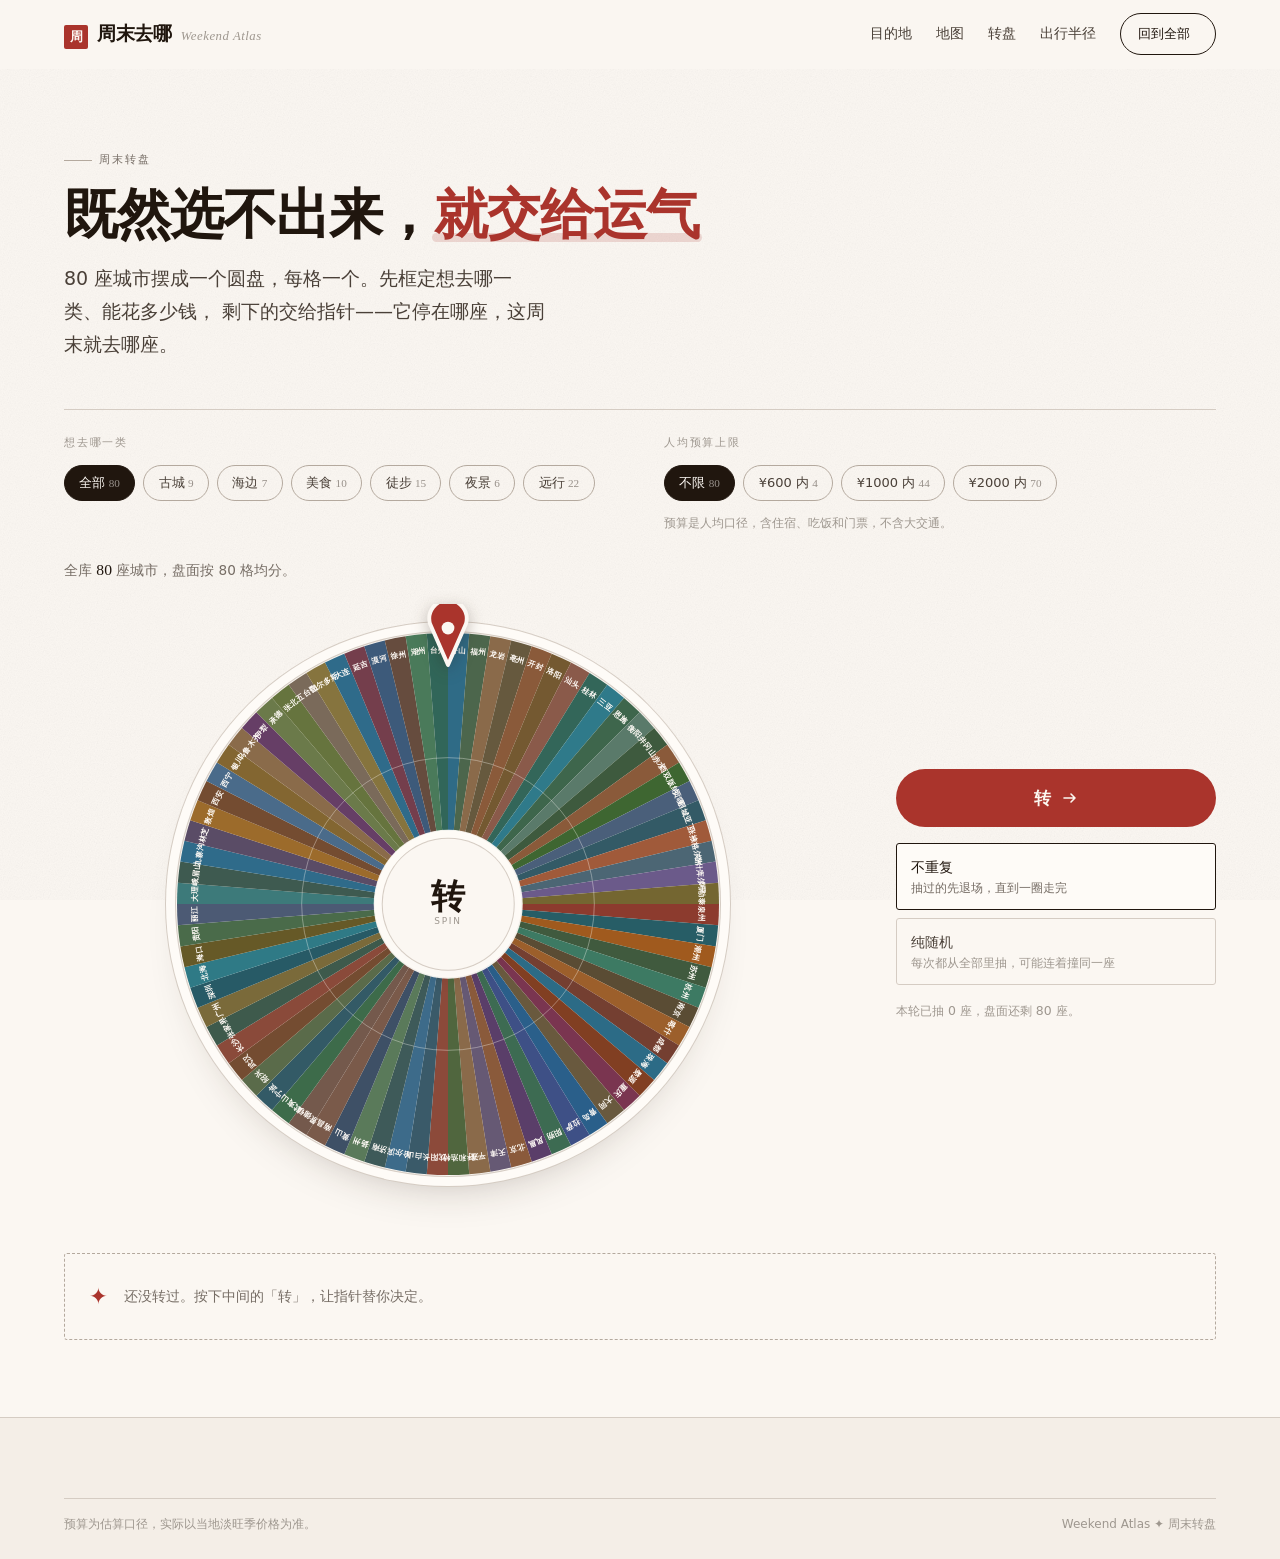
<file: roulette.html>
<!DOCTYPE html>
<html lang="zh-CN">
<head>
<meta charset="UTF-8">
<meta name="viewport" content="width=device-width, initial-scale=1, viewport-fit=cover">
<title>周末转盘 · 抽一个就走</title>
<meta name="description" content="80 座城市摆成一个转盘。选好想去的类型和预算，转起来，指针停在哪座这周末就去哪座。">
<link rel="stylesheet" href="styles/main.css">
<link rel="stylesheet" href="styles/roulette.css">
<link rel="icon" href="data:image/svg+xml,%3Csvg xmlns='http://www.w3.org/2000/svg' viewBox='0 0 32 32'%3E%3Crect width='32' height='32' fill='%23a8331f'/%3E%3Ctext x='16' y='23' font-family='serif' font-size='19' fill='%23fbf7f0' text-anchor='middle'%3E周%3C/text%3E%3C/svg%3E">
</head>
<body class="is-roulette">

<header class="site-header" id="siteHeader">
  <div class="wrap">
    <a class="brand" href="index.html">
      <span class="seal">周</span>
      <span>周末去哪</span>
      <span class="en">Weekend Atlas</span>
    </a>
    <nav class="nav">
      <a href="index.html#explore">目的地</a>
      <a href="map.html">地图</a>
      <a href="roulette.html" aria-current="page">转盘</a>
      <a href="index.html#reach">出行半径</a>
    </nav>
    <a class="header-cta" href="index.html#explore">
      <span>回到全部</span>
      <svg viewBox="0 0 16 16" fill="none" stroke="currentColor" stroke-width="1.5" aria-hidden="true">
        <path d="M14 8H3M7 4L3 8l4 4" stroke-linecap="round" stroke-linejoin="round"/>
      </svg>
    </a>
  </div>
</header>

<main class="roulette-page">
  <div class="wrap">

    <div class="roulette-intro">
      <span class="eyebrow">周末转盘</span>
      <h1>既然选不出来，<em>就交给运气</em></h1>
      <p class="lede">
        80 座城市摆成一个圆盘，每格一个。先框定想去哪一类、能花多少钱，
        剩下的交给指针——它停在哪座，这周末就去哪座。
      </p>
    </div>

    <!-- ================= 筛选 ================= -->
    <section class="rl-filters" aria-label="抽取条件">
      <div class="rl-filter">
        <span class="rl-filter-label">想去哪一类</span>
        <div class="filters rl-chips" id="rlThemes" role="group" aria-label="按主题筛选转盘"></div>
      </div>

      <div class="rl-filter">
        <span class="rl-filter-label">人均预算上限</span>
        <div class="filters rl-chips" id="rlBudgets" role="group" aria-label="按预算筛选转盘"></div>
        <p class="rl-hint">预算是人均口径，含住宿、吃饭和门票，不含大交通。</p>
      </div>
    </section>

    <p class="rl-pool" id="rlPool" aria-live="polite"></p>

    <!-- ================= 转盘 ================= -->
    <section class="rl-stage" aria-label="转盘">
      <div class="wheel-holder" id="wheelHolder">
        <div class="wheel-needle" id="wheelNeedle" aria-hidden="true">
          <svg viewBox="0 0 30 40" fill="none" aria-hidden="true">
            <path d="M15 39 3.4 12.4A12 12 0 1 1 26.6 12.4Z"
                  fill="var(--seal)" stroke="var(--paper)" stroke-width="2.5" stroke-linejoin="round"/>
            <circle cx="15" cy="15.4" r="4.1" fill="var(--paper)"/>
          </svg>
        </div>

        <div class="wheel-disc" id="wheelDisc">
          <canvas id="wheelCanvas" role="img" aria-labelledby="wheelA11y"></canvas>
          <button class="wheel-hub" type="button" id="wheelHub" aria-label="转动转盘">
            <span class="hub-cn" id="hubCn">转</span>
            <span class="hub-en">SPIN</span>
          </button>
        </div>

        <p class="sr-only" id="wheelA11y">一个分成若干扇区的转盘。按空格键或回车键开始转动。</p>
      </div>

      <div class="rl-controls">
        <button class="btn btn-primary rl-spin" type="button" id="spinBtn">
          转
          <svg viewBox="0 0 16 16" fill="none" stroke="currentColor" stroke-width="1.6" aria-hidden="true">
            <path d="M2 8h11M9 4l4 4-4 4" stroke-linecap="round" stroke-linejoin="round"/>
          </svg>
        </button>
        <div class="rl-modes" role="group" aria-label="抽取规则">
          <button type="button" data-mode="fair" aria-pressed="true">
            不重复
            <span>抽过的先退场，直到一圈走完</span>
          </button>
          <button type="button" data-mode="pure" aria-pressed="false">
            纯随机
            <span>每次都从全部里抽，可能连着撞同一座</span>
          </button>
        </div>
        <p class="rl-progress" id="rlProgress"></p>
      </div>
    </section>

    <!-- ================= 结果 ================= -->
    <section class="rl-result" id="rlResult" aria-live="polite">
      <div class="rl-result-empty" id="rlEmpty">
        <span class="rl-empty-mark" aria-hidden="true">✦</span>
        <p>还没转过。按下中间的「转」，让指针替你决定。</p>
      </div>

      <article class="rl-card" id="rlCard" hidden>
        <div class="rl-card-cover">
          <img id="rlCover" alt="" decoding="async" width="1200" height="750">
          <span class="rl-card-badge" id="rlBadge">抽中了</span>
        </div>
        <div class="rl-card-body">
          <span class="rl-card-eyebrow" id="rlKicker">这周末去</span>
          <div class="rl-card-title">
            <h2 id="rlCity">—</h2>
            <span class="rl-card-region" id="rlRegion"></span>
          </div>
          <p class="rl-card-tagline" id="rlTagline"></p>
          <div class="rl-card-tags" id="rlTags"></div>

          <dl class="rl-card-meta">
            <div><dt>天数</dt><dd id="rlDays">—</dd></div>
            <div><dt>人均</dt><dd id="rlBudget">—</dd></div>
            <div><dt>最佳</dt><dd id="rlBest">—</dd></div>
          </dl>

          <p class="rl-card-line"><b>必去</b><span id="rlMustSee">—</span></p>
          <p class="rl-card-line"><b>吃什么</b><span id="rlEat">—</span></p>
          <p class="rl-card-line"><b>怎么去</b><span id="rlTransit">—</span></p>

          <div class="rl-card-actions">
            <a class="btn btn-primary" id="rlDetail" href="#">
              看这趟的完整方案
              <svg viewBox="0 0 16 16" fill="none" stroke="currentColor" stroke-width="1.6" aria-hidden="true">
                <path d="M2 8h11M9 4l4 4-4 4" stroke-linecap="round" stroke-linejoin="round"/>
              </svg>
            </a>
            <button class="btn btn-ghost" type="button" id="rlAgain">再来一次</button>
            <a class="btn btn-ghost" id="rlMap" href="map.html">在地图上看全貌</a>
          </div>
        </div>
      </article>
    </section>

  </div>
</main>

<footer class="site-footer">
  <div class="wrap">
    <div class="footer-note">
      <span>预算为估算口径，实际以当地淡旺季价格为准。</span>
      <span>Weekend Atlas ✦ 周末转盘</span>
    </div>
  </div>
</footer>

<script src="data/destinations.js"></script>
<script src="scripts/roulette.js"></script>
</body>
</html>
</file>
<file: styles/main.css>
/* ==========================================================================
   城市周末旅行指南 —— 设计系统
   方向：杂志编辑风 × 交通票据
   字体：衬线标题承担温度，无衬线正文承担信息密度
   ========================================================================== */

/* 字体走本地：中文字体再走 Google 的话，国内访问 39 个 woff2 全部 ERR_CONNECTION_RESET，
   首屏一直卡在无配图字重上。现在优先用系统自带的同族字体：
   苹方 / 思源黑体 / 微软雅黑（黑体侧），宋体 / 思源宋体（衬线侧），
   一个都没命中才回落到 Georgia / serif。 */

/* ---------- Tokens ---------- */
:root {
  /* 纸张与墨——中性色统一偏向暖褐，避免死灰 */
  --paper: oklch(97.8% 0.008 78);
  --paper-2: oklch(95.2% 0.012 74);
  --paper-3: oklch(92% 0.016 72);
  --ink: oklch(21% 0.022 60);
  --ink-2: oklch(38% 0.02 62);
  --ink-3: oklch(54% 0.016 64);
  --ink-4: oklch(68% 0.014 66);
  --rule: oklch(85% 0.016 70);
  --rule-strong: oklch(74% 0.02 68);

  /* 品牌色：印章朱砂。用于强调、价格、CTA */
  --seal: oklch(50% 0.155 28);
  --seal-deep: oklch(38% 0.13 26);

  /* 类型
     顺序即降级链：思源（装了就用）→ 系统自带的中文衬线/黑体 → Georgia → serif。
     不依赖任何网络字体，断网也不掉字。 */
  --serif: "Source Han Serif SC", "Noto Serif SC", "Songti SC", "STSong",
    "SimSun", "宋体", Georgia, serif;
  --sans: "Source Han Sans SC", "Noto Sans SC", "PingFang SC",
    "Hiragino Sans GB", "Microsoft YaHei", "微软雅黑", system-ui, sans-serif;
  --latin: "Newsreader", "Iowan Old Style", Georgia, "Times New Roman", serif;

  /* 空间节奏 */
  --gap-1: 0.25rem;
  --gap-2: 0.5rem;
  --gap-3: 0.75rem;
  --gap-4: 1rem;
  --gap-5: 1.5rem;
  --gap-6: 2rem;
  --gap-7: 3rem;
  --gap-8: clamp(3rem, 6vw, 5.5rem);
  --gap-9: clamp(4.5rem, 10vw, 9rem);

  --page: clamp(1.25rem, 5vw, 5rem);
  --maxw: 1320px;

  /* 缓动：指数曲线，不用回弹 */
  --ease-out-quart: cubic-bezier(0.25, 1, 0.5, 1);
  --ease-out-expo: cubic-bezier(0.16, 1, 0.3, 1);

  --radius: 3px;
  --shadow-lift: 0 1px 2px oklch(25% 0.03 60 / 0.05),
    0 18px 32px -18px oklch(25% 0.03 60 / 0.22);
}

/* ---------- Reset ---------- */
*,
*::before,
*::after {
  box-sizing: border-box;
}

html {
  scroll-behavior: smooth;
  -webkit-text-size-adjust: 100%;
}

body {
  margin: 0;
  background: var(--paper);
  color: var(--ink);
  font-family: var(--sans);
  font-size: clamp(0.95rem, 0.4vw + 0.86rem, 1.0625rem);
  line-height: 1.65;
  font-weight: 400;
  -webkit-font-smoothing: antialiased;
  text-rendering: optimizeLegibility;
  overflow-x: hidden;
}

/* 纸张颗粒——让纯色背景有材质感 */
body::before {
  content: "";
  position: fixed;
  inset: 0;
  z-index: 0;
  pointer-events: none;
  opacity: 0.4;
  background-image: url("data:image/svg+xml,%3Csvg xmlns='http://www.w3.org/2000/svg' width='140' height='140'%3E%3Cfilter id='n'%3E%3CfeTurbulence type='fractalNoise' baseFrequency='0.85' numOctaves='3'/%3E%3CfeColorMatrix type='saturate' values='0'/%3E%3C/filter%3E%3Crect width='140' height='140' filter='url(%23n)' opacity='0.28'/%3E%3C/svg%3E");
}

body > * {
  position: relative;
  z-index: 1;
}

img,
svg {
  display: block;
  max-width: 100%;
}

button {
  font: inherit;
  color: inherit;
  border: 0;
  background: none;
  cursor: pointer;
}

a {
  color: inherit;
  text-decoration: none;
}

::selection {
  background: var(--seal);
  color: var(--paper);
}

:focus-visible {
  outline: 2px solid var(--seal);
  outline-offset: 3px;
  border-radius: 2px;
}

/* ---------- 排版基元 ---------- */
.wrap {
  width: 100%;
  max-width: var(--maxw);
  margin-inline: auto;
  padding-inline: var(--page);
}

.eyebrow {
  font-family: var(--sans);
  font-size: 0.7rem;
  font-weight: 500;
  letter-spacing: 0.2em;
  text-transform: uppercase;
  color: var(--ink-3);
  display: inline-flex;
  align-items: center;
  gap: 0.6em;
}

.eyebrow::before {
  content: "";
  width: 1.75rem;
  height: 1px;
  background: var(--rule-strong);
}

.display {
  font-family: var(--serif);
  font-weight: 700;
  line-height: 1.12;
  letter-spacing: -0.015em;
  margin: 0;
  text-wrap: balance;
}

.latin {
  font-family: var(--latin);
  font-style: italic;
  font-weight: 300;
  letter-spacing: 0.01em;
}

.lede {
  font-size: clamp(1rem, 0.7vw + 0.85rem, 1.1875rem);
  color: var(--ink-2);
  line-height: 1.75;
  max-width: 46ch;
}

/* 章节标题 */
.section-head {
  display: flex;
  flex-wrap: wrap;
  align-items: flex-end;
  justify-content: space-between;
  gap: var(--gap-5);
  padding-bottom: var(--gap-4);
  border-bottom: 1px solid var(--rule-strong);
  margin-bottom: var(--gap-6);
}

.section-head h2 {
  font-family: var(--serif);
  font-size: clamp(1.5rem, 2.6vw, 2.5rem);
  font-weight: 700;
  line-height: 1.15;
  letter-spacing: -0.015em;
  margin: var(--gap-3) 0 0;
}

.section-head p {
  margin: 0;
  max-width: 34ch;
  font-size: 0.9rem;
  color: var(--ink-3);
  line-height: 1.6;
}

/* 章节说明里带一个去处（如「在图上看看」），做成下划线小链接，
   不能跟正文混成一片灰 */
.head-link {
  color: var(--seal);
  text-decoration: underline;
  text-underline-offset: 0.22em;
  text-decoration-thickness: 1px;
  text-decoration-color: color-mix(in oklab, var(--seal) 40%, transparent);
  white-space: nowrap;
  transition: text-decoration-color 0.25s var(--ease-out-quart);
}

.head-link::after {
  content: " →";
  text-decoration: none;
}

.head-link:hover {
  text-decoration-color: var(--seal);
}

/* ==========================================================================
   1. 页头
   ========================================================================== */
.site-header {
  position: sticky;
  top: 0;
  z-index: 50;
  backdrop-filter: blur(14px) saturate(1.4);
  background: color-mix(in oklab, var(--paper) 82%, transparent);
  border-bottom: 1px solid transparent;
  transition: border-color 0.4s var(--ease-out-quart);
}

.site-header[data-stuck="true"] {
  border-bottom-color: var(--rule);
}

.site-header .wrap {
  display: flex;
  align-items: center;
  gap: var(--gap-5);
  height: 4.25rem;
}

.brand {
  display: flex;
  align-items: baseline;
  gap: 0.55rem;
  font-family: var(--serif);
  font-size: 1.1875rem;
  font-weight: 700;
  letter-spacing: -0.01em;
  white-space: nowrap;
}

.brand .seal {
  display: inline-grid;
  place-items: center;
  width: 1.5rem;
  height: 1.5rem;
  background: var(--seal);
  color: var(--paper);
  border-radius: 2px;
  font-size: 0.8125rem;
  font-weight: 700;
  transform: translateY(1px);
}

.brand .en {
  font-family: var(--latin);
  font-style: italic;
  font-weight: 400;
  font-size: 0.8rem;
  color: var(--ink-4);
  letter-spacing: 0.04em;
}

.nav {
  display: flex;
  gap: var(--gap-5);
  margin-left: auto;
  font-size: 0.875rem;
  color: var(--ink-2);
}

.nav a {
  position: relative;
  padding-block: 0.25rem;
  transition: color 0.25s var(--ease-out-quart);
}

.nav a::after {
  content: "";
  position: absolute;
  left: 0;
  bottom: 0;
  width: 100%;
  height: 1px;
  background: var(--seal);
  transform: scaleX(0);
  transform-origin: left;
  transition: transform 0.45s var(--ease-out-expo);
}

.nav a:hover {
  color: var(--seal);
}

.nav a:hover::after {
  transform: scaleX(1);
}

.header-cta {
  display: inline-flex;
  align-items: center;
  /* 页头是 flex 容器，不锁死就会被挤成每字一行 */
  flex: none;
  white-space: nowrap;
  gap: 0.5rem;
  padding: 0.55rem 1.05rem;
  border: 1px solid var(--ink);
  border-radius: 999px;
  font-size: 0.8125rem;
  font-weight: 500;
  background: transparent;
  transition: background 0.3s var(--ease-out-quart),
    color 0.3s var(--ease-out-quart), border-color 0.3s var(--ease-out-quart);
}

.header-cta:hover {
  background: var(--ink);
  color: var(--paper);
}

/* ==========================================================================
   2. 首屏
   ========================================================================== */
.hero {
  padding-top: clamp(3rem, 7vw, 6rem);
  padding-bottom: var(--gap-8);
}

.hero-grid {
  display: grid;
  grid-template-columns: minmax(0, 1.05fr) minmax(0, 0.95fr);
  gap: clamp(2rem, 5vw, 5rem);
  align-items: center;
}

/* 海报下方那排主题按钮是绝对定位的，给它留出位置，别蹭到下一段 */
.hero-grid > .hero-art {
  margin-bottom: clamp(2.6rem, 4vw, 3.4rem);
}

.hero h1 {
  font-family: var(--serif);
  font-size: clamp(2.6rem, 7.2vw, 5.5rem);
  font-weight: 900;
  line-height: 1.02;
  letter-spacing: -0.03em;
  margin: var(--gap-5) 0 0;
}

.hero h1 .line {
  display: block;
}

/* 高亮下划——手绘感，不用荧光笔 */
.hero h1 em {
  font-style: normal;
  position: relative;
  white-space: nowrap;
}

.hero h1 em::after {
  content: "";
  position: absolute;
  left: -0.06em;
  right: -0.06em;
  bottom: 0.06em;
  height: 0.3em;
  background: color-mix(in oklab, var(--seal) 26%, transparent);
  z-index: -1;
  transform: skewX(-6deg);
}

.hero .lede {
  margin-top: var(--gap-5);
}

.hero-actions {
  display: flex;
  flex-wrap: wrap;
  gap: var(--gap-3);
  margin-top: var(--gap-6);
}

.btn {
  display: inline-flex;
  align-items: center;
  gap: 0.55rem;
  padding: 0.85rem 1.5rem;
  border-radius: 999px;
  font-size: 0.9rem;
  font-weight: 500;
  transition: transform 0.35s var(--ease-out-expo),
    box-shadow 0.35s var(--ease-out-expo), background 0.3s var(--ease-out-quart),
    color 0.3s var(--ease-out-quart);
}

.btn-primary {
  background: var(--seal);
  color: oklch(98% 0.01 80);
}

.btn-primary:hover {
  background: var(--seal-deep);
  transform: translateY(-2px);
  box-shadow: 0 14px 26px -14px oklch(38% 0.13 26 / 0.6);
}

.btn-ghost {
  border: 1px solid var(--rule-strong);
  color: var(--ink-2);
}

.btn-ghost:hover {
  border-color: var(--ink);
  color: var(--ink);
  transform: translateY(-2px);
}

.btn svg {
  width: 1rem;
  height: 1rem;
  transition: transform 0.35s var(--ease-out-expo);
}

.btn:hover svg {
  transform: translateX(3px);
}

/* 首屏统计条 */
.hero-stats {
  display: flex;
  gap: clamp(1.25rem, 3vw, 2.5rem);
  margin-top: var(--gap-7);
  padding-top: var(--gap-5);
  border-top: 1px solid var(--rule);
}

.hero-stats div {
  display: flex;
  flex-direction: column;
  gap: 0.15rem;
}

.hero-stats dt,
.hero-stats .k {
  font-family: var(--latin);
  font-size: clamp(1.6rem, 3vw, 2.2rem);
  font-weight: 400;
  line-height: 1;
  letter-spacing: -0.02em;
}

.hero-stats .v {
  font-size: 0.75rem;
  color: var(--ink-3);
  letter-spacing: 0.06em;
}

/* ---------- 首屏右侧：三层错落海报 ---------- */
.hero-art {
  position: relative;
  /* 三张卡是绝对定位的，容器高度得自己算：
     中间那张卡上移 18%、下移 25%，外面再留一圈余量给阴影和按钮 */
  --card-w: clamp(11rem, 17vw, 14.5rem);
  --card-h: calc(var(--card-w) * 1.367);
  min-height: calc(var(--card-h) * 1.4 + 3.2rem);
  width: 100%;
  margin-inline: auto;
  display: grid;
  place-items: center;
}

.hero-art::before {
  content: "";
  position: absolute;
  inset: 6% 10% 10% 6%;
  border: 1px solid var(--rule);
  border-radius: 4px;
}

/* 三层海报放在同一个堆叠上下文里，z-index 才按预期压叠 */
.poster-set {
  position: absolute;
  inset: 0;
}

.poster {
  position: absolute;
  display: block;
  /* 用 clamp 锁宽度：三张卡叠起来的高度才受控，首屏放得下 */
  width: clamp(11rem, 17vw, 14.5rem);
  aspect-ratio: 3 / 4.1;
  padding: 0;
  border: 0;
  border-radius: 4px;
  background: var(--paper-3);
  box-shadow: var(--shadow-lift);
  overflow: hidden;
  cursor: pointer;
  -webkit-tap-highlight-color: transparent;
  transition: transform 0.7s var(--ease-out-expo),
    box-shadow 0.5s var(--ease-out-expo);
}

.poster:focus-visible {
  outline: 2px solid var(--ink);
  outline-offset: 5px;
}

/* 渐变层是兜底：图片加载失败或被移除时它还在，画面不会开天窗 */
.poster-bg {
  position: absolute;
  inset: 0;
  display: block;
  transition: opacity 0.5s var(--ease-out-quart);
}

.poster-img {
  position: absolute;
  inset: 0;
  width: 100%;
  height: 100%;
  object-fit: cover;
  display: block;
  opacity: 0;
  transition: opacity 0.55s var(--ease-out-quart);
  /* 换图时先缩一点点再归位，避免硬切 */
  transform: scale(1.02);
  transition-property: opacity, transform;
}

.poster.is-loaded .poster-img {
  opacity: 1;
  transform: scale(1);
}

.poster.is-loaded .poster-bg {
  opacity: 0;
}

/* 换主题时整张卡轻微下沉再浮起，给一个"换过了"的反馈 */
.poster.is-swapping {
  transform: scale(0.985);
}

/* 三层海报的位置与倾斜 */
.poster-1 {
  left: 0;
  top: 6%;
  transform: rotate(-5.5deg);
  z-index: 1;
}

.poster-1 .poster-bg {
  background: repeating-linear-gradient(
      -32deg,
      oklch(94% 0.03 60 / 0.5) 0 2px,
      transparent 2px 9px
    ),
    linear-gradient(165deg, oklch(58% 0.13 32), oklch(34% 0.09 30));
}

.poster-2 {
  left: 21%;
  top: 18%;
  transform: rotate(2deg);
  z-index: 3;
  width: calc(clamp(11rem, 17vw, 14.5rem) * 1.06);
}

.poster-2 .poster-bg {
  background: radial-gradient(
      circle at 50% 118%,
      oklch(96% 0.02 70) 0 38%,
      transparent 39%
    ),
    linear-gradient(190deg, oklch(72% 0.09 200), oklch(46% 0.07 215));
}

.poster-3 {
  right: 0;
  top: 4%;
  transform: rotate(6.5deg);
  z-index: 2;
}

.poster-3 .poster-bg {
  background: conic-gradient(
      from 200deg at 62% 34%,
      oklch(84% 0.07 130) 0 22%,
      transparent 22%
    ),
    linear-gradient(200deg, oklch(66% 0.1 148), oklch(40% 0.08 152));
}

/* 换主题时由脚本写入 --focus，控制横向裁切的取景位置 */
.poster-img {
  object-position: var(--focus, 50%) 50%;
}

/* 照片上压一层极薄的暖色，让三张风格统一 */
.poster::after {
  content: "";
  position: absolute;
  inset: 0;
  pointer-events: none;
  background: linear-gradient(
    178deg,
    oklch(22% 0.03 60 / 0.04) 0%,
    oklch(22% 0.03 60 / 0) 40%,
    oklch(18% 0.03 50 / 0.34) 100%
  );
}

.poster-label {
  position: absolute;
  z-index: 2;
  left: 0;
  right: 0;
  bottom: 0;
  padding: 0.7rem 0.8rem 0.65rem;
  background: linear-gradient(transparent, oklch(20% 0.02 60 / 0.72));
  color: oklch(97% 0.01 80);
  font-family: var(--serif);
  font-size: 0.8125rem;
  font-weight: 600;
  line-height: 1.35;
  letter-spacing: 0.04em;
  text-align: center;
}

/* 标签换字时淡出淡入 */
.poster-label .txt {
  display: inline-block;
  transition: opacity 0.28s var(--ease-out-quart),
    transform 0.28s var(--ease-out-quart);
}

.poster.is-swapping .poster-label .txt {
  opacity: 0;
  transform: translateY(4px);
}

/* 标签那一栏里的两行：上面是哪座城·拍的什么，下面是主题名 */
.poster-city {
  display: block;
  height: 1.35em;
  overflow: hidden;
  margin-bottom: 0.16rem;
  font-family: var(--sans);
  font-size: 0.625rem;
  font-weight: 400;
  line-height: 1.35;
  letter-spacing: 0.05em;
  /* 海报最窄只有 210px，长说明宁可省略也不能折行 */
  white-space: nowrap;
  color: oklch(97% 0.01 80 / 0.72);
  transition: opacity 0.28s var(--ease-out-quart);
}

.poster.is-swapping .poster-city {
  opacity: 0;
}

.poster-stamp {
  position: absolute;
  z-index: 5;
  /* 骑在第一张卡的左下角外沿：卡片左边界约在 0%，底边约在 72% */
  left: 2%;
  bottom: 22%;
  width: 4.2rem;
  height: 4.2rem;
  border-radius: 50%;
  display: grid;
  place-items: center;
  text-align: center;
  background: var(--seal);
  color: oklch(98% 0.01 80);
  font-family: var(--serif);
  font-size: 0.68rem;
  font-weight: 700;
  line-height: 1.25;
  letter-spacing: 0.02em;
  box-shadow: 0 12px 24px -12px oklch(38% 0.13 26 / 0.7);
  transform: rotate(-8deg);
  pointer-events: none;
}

.hero-art:hover .poster-1 {
  transform: rotate(-9deg) translate(-6px, -6px);
}

.hero-art:hover .poster-2 {
  transform: rotate(0deg) translateY(-8px);
}

.hero-art:hover .poster-3 {
  transform: rotate(10deg) translate(6px, -4px);
}

/* ---------- 主题切换按钮 ---------- */
.poster-dots {
  position: absolute;
  z-index: 6;
  left: 50%;
  bottom: -2.35rem;
  transform: translateX(-50%);
  display: flex;
  flex-wrap: nowrap;
  gap: 0.26rem;
  overflow-x: auto;
  overflow-y: hidden;
  scrollbar-width: none;
  /* 比海报区宽一点：海报是斜的，两侧本来就有余量 */
  width: calc(100% + 2.5rem);
  padding-bottom: 0.2rem;
  /* 一行排不下就留出滑动余量，靠 ScrollHint 提示 */
  justify-content: flex-start;
}

.poster-dots::-webkit-scrollbar {
  display: none;
}

/* 脚本没跑起来时这排按钮没有内容，先藏住 */
.poster-set:not([data-ready="1"]) ~ .poster-dots,
.poster-dots:empty {
  display: none;
}

.poster-dot {
  flex: none;
  position: relative;
  display: inline-flex;
  align-items: center;
  gap: 0.22rem;
  padding: 0.26rem 0.42rem 0.28rem;
  border: 1px solid var(--rule);
  border-radius: 999px;
  background: oklch(99% 0.005 80 / 0.78);
  color: var(--ink-3);
  font-family: var(--sans);
  font-size: 0.6875rem;
  line-height: 1;
  letter-spacing: 0;
  white-space: nowrap;
  cursor: pointer;
  transition: color 0.3s var(--ease-out-quart),
    border-color 0.3s var(--ease-out-quart),
    background 0.3s var(--ease-out-quart);
}

.poster-dot i {
  display: block;
  width: 0.3rem;
  height: 0.3rem;
  border-radius: 50%;
  background: currentColor;
  opacity: 0.4;
  transition: opacity 0.3s;
}

/* 按海报分组的细分隔：占满两行时太碍眼，直接收掉 */
.poster-dot.is-group-start::before {
  content: "";
  display: block;
  width: 1px;
  height: 0.6rem;
  margin-right: 0.12rem;
  background: var(--rule-strong);
}

/* 宽度不够排成一行时，11 个按钮改横向滚动，绝不折成两行 */
@media (min-width: 1025px) {
  .poster-dots {
    justify-content: center;
  }
}

.poster-dot:hover {
  color: var(--ink);
  border-color: var(--rule-strong);
  background: oklch(99% 0.005 80 / 0.95);
}

.poster-dot[aria-pressed="true"] {
  color: oklch(99% 0.01 80);
  border-color: var(--ink);
  background: var(--ink);
}

.poster-dot[aria-pressed="true"] i {
  opacity: 1;
}

.poster-dot:focus-visible {
  outline: 2px solid var(--ink);
  outline-offset: 3px;
}

/* ==========================================================================
   3. 三条出行半径
   ========================================================================== */
.reach {
  padding-block: var(--gap-7);
  border-top: 1px solid var(--rule);
  border-bottom: 1px solid var(--rule);
  background: var(--paper-2);
}

.reach-grid {
  display: grid;
  grid-template-columns: repeat(auto-fit, minmax(15rem, 1fr));
  gap: 0;
}

.reach-item {
  padding: var(--gap-5) var(--gap-5) var(--gap-5) 0;
  border-right: 1px solid var(--rule);
}

.reach-item:last-child {
  border-right: 0;
}

.reach-item:not(:first-child) {
  padding-left: var(--gap-5);
}

.reach-item .idx {
  font-family: var(--latin);
  font-size: 0.85rem;
  color: var(--seal);
  letter-spacing: 0.1em;
}

.reach-item h3 {
  font-family: var(--serif);
  font-size: 1.0625rem;
  font-weight: 600;
  margin: 0.5rem 0 0.3rem;
}

.reach-item p {
  margin: 0;
  font-size: 0.875rem;
  color: var(--ink-3);
  line-height: 1.6;
}

/* ==========================================================================
   4. 筛选栏
   ========================================================================== */
.explore {
  padding-block: var(--gap-8) var(--gap-9);
}

.filters {
  display: flex;
  flex-wrap: wrap;
  gap: var(--gap-2);
  margin-bottom: var(--gap-6);
  padding-bottom: var(--gap-5);
  border-bottom: 1px solid var(--rule);
}

.chip {
  padding: 0.4rem 0.9rem;
  border: 1px solid var(--rule-strong);
  border-radius: 999px;
  font-size: 0.8125rem;
  color: var(--ink-2);
  background: transparent;
  transition: all 0.28s var(--ease-out-quart);
  white-space: nowrap;
}

.chip:hover {
  border-color: var(--ink-3);
  color: var(--ink);
}

.chip[aria-pressed="true"] {
  background: var(--ink);
  border-color: var(--ink);
  color: var(--paper);
}

.chip .n {
  font-family: var(--latin);
  font-size: 0.7rem;
  opacity: 0.55;
  margin-left: 0.3em;
}

/* ---------- 搜索框 ---------- */
/* 视觉隐藏但对读屏可见 */
.sr-only {
  position: absolute;
  width: 1px;
  height: 1px;
  padding: 0;
  margin: -1px;
  overflow: hidden;
  clip: rect(0 0 0 0);
  clip-path: inset(50%);
  white-space: nowrap;
  border: 0;
}

.search {
  display: flex;
  flex-wrap: wrap;
  align-items: center;
  gap: var(--gap-3);
  margin-bottom: var(--gap-5);
}

.search-field {
  position: relative;
  flex: 1 1 22rem;
  display: flex;
  align-items: center;
  min-width: 0;
  background: var(--paper);
  border: 1px solid var(--rule-strong);
  border-radius: 999px;
  transition: border-color 0.3s var(--ease-out-quart),
    box-shadow 0.3s var(--ease-out-quart), background 0.3s;
}

.search-field:focus-within {
  border-color: var(--seal);
  background: oklch(99.4% 0.006 80);
  box-shadow: 0 0 0 3px oklch(50% 0.155 28 / 0.12);
}

.search-icon {
  flex: none;
  width: 1.05rem;
  height: 1.05rem;
  margin-left: 1rem;
  color: var(--ink-3);
  transition: color 0.3s;
}

.search-field:focus-within .search-icon {
  color: var(--seal);
}

/* 去掉浏览器自带的外框与清除按钮，统一由自定义的 × 接管 */
.search-field input {
  flex: 1 1 auto;
  min-width: 0;
  padding: 0.78rem 2.4rem 0.78rem 0.7rem;
  border: 0;
  background: transparent;
  font-size: 0.9375rem;
  color: var(--ink);
}

.search-field input::placeholder {
  color: var(--ink-4);
}

.search-field input::-webkit-search-cancel-button,
.search-field input::-webkit-search-decoration {
  -webkit-appearance: none;
  appearance: none;
}

.search-field input:focus {
  outline: none;
}

.search-clear {
  position: absolute;
  right: 0.6rem;
  top: 50%;
  display: grid;
  place-items: center;
  width: 1.6rem;
  height: 1.6rem;
  border-radius: 999px;
  color: var(--ink-3);
  transform: translateY(-50%);
  transition: background 0.2s, color 0.2s;
}

.search-clear svg {
  width: 0.8rem;
  height: 0.8rem;
}

.search-clear:hover {
  background: var(--paper-3);
  color: var(--ink);
}

.search-clear[hidden] {
  display: none;
}

.search-submit {
  flex: none;
  padding: 0.72rem 1.6rem;
  font-size: 0.875rem;
}

.search-hint {
  flex: 1 0 100%;
  margin-left: 1rem;
  font-size: 0.75rem;
  color: var(--ink-4);
}

/* 搜索命中时高亮卡片里匹配到的词 */
.card mark {
  background: oklch(88% 0.11 85);
  color: inherit;
  padding: 0 0.08em;
  border-radius: 1px;
}

/* 密度切换 */
.filter-bar {
  display: flex;
  flex-wrap: wrap;
  align-items: center;
  justify-content: space-between;
  gap: var(--gap-4);
  margin-bottom: var(--gap-5);
}

.density {
  display: inline-flex;
  border: 1px solid var(--rule-strong);
  border-radius: 999px;
  overflow: hidden;
}

.density button {
  padding: 0.38rem 0.85rem;
  font-size: 0.75rem;
  letter-spacing: 0.04em;
  color: var(--ink-3);
  transition: background 0.25s var(--ease-out-quart), color 0.25s;
}

.density button[aria-pressed="true"] {
  background: var(--paper-3);
  color: var(--ink);
}

.count {
  font-size: 0.8125rem;
  color: var(--ink-3);
}

.count b {
  font-family: var(--latin);
  font-size: 1rem;
  font-weight: 500;
  color: var(--ink);
}

/* ==========================================================================
   5. 目的地卡片网格
   ========================================================================== */
.grid {
  display: grid;
  grid-template-columns: repeat(auto-fill, minmax(19rem, 1fr));
  gap: clamp(1.25rem, 2.2vw, 2rem);
}

/* 宽松模式：第一张卡横跨两列做视觉锚点 */
.grid[data-density="airy"] .card:first-child {
  grid-column: span 2;
}

/* ---------- 卡片本体 ---------- */
.card {
  --a: var(--accent, #8c3b2e);
  position: relative;
  display: flex;
  flex-direction: column;
  background: var(--paper);
  border: 1px solid var(--rule);
  border-radius: var(--radius);
  overflow: hidden;
  cursor: pointer;
  text-align: left;
  transition: transform 0.55s var(--ease-out-expo),
    box-shadow 0.55s var(--ease-out-expo), border-color 0.4s var(--ease-out-quart);
  contain: layout paint style;
}

.card:hover,
.card:focus-visible {
  transform: translateY(-5px);
  border-color: color-mix(in oklab, var(--a) 45%, var(--rule));
  box-shadow: var(--shadow-lift);
}

/* 封面 */
.card-cover {
  position: relative;
  aspect-ratio: 16 / 10;
  overflow: hidden;
  background: oklch(88% 0.02 70);
}

.grid[data-density="airy"] .card:first-child .card-cover {
  aspect-ratio: 21 / 9;
}

/* 封面：渐变打底（加载中/失败时可见）+ 真实照片覆盖层 */
.card-cover-base {
  position: absolute;
  inset: 0;
  display: block;
  background: var(--cover, linear-gradient(160deg, var(--a), oklch(30% 0.04 60)));
}

/* 照片本身不参与过渡，靠外层包一层来做淡入 */
.card-photo {
  position: absolute;
  inset: 0;
  z-index: 1;
  width: 100%;
  height: 100%;
  object-fit: cover;
  display: block;
  opacity: 0;
  transition: opacity 0.7s var(--ease-out-quart),
    transform 0.9s var(--ease-out-expo);
}

.card-photo.is-loaded {
  opacity: 1;
}

.card:hover .card-photo {
  transform: scale(1.045);
}

/* 照片上的压暗层：保证图片再亮，底部 transit 文字和左上序号也读得清 */
.card-cover::after {
  content: "";
  position: absolute;
  inset: 0;
  z-index: 1;
  pointer-events: none;
  background: linear-gradient(
      to top,
      oklch(15% 0.02 60 / 0.62) 0,
      oklch(15% 0.02 60 / 0.28) 22%,
      transparent 48%
    ),
    radial-gradient(
      120% 90% at 0 0,
      oklch(15% 0.02 60 / 0.22),
      transparent 42%
    );
}

/* 序号与交通标签压在最上层（本身已是 absolute，只需确保层级） */

/* 封面上的细描边，让照片与卡片边界更清楚 */
.card-cover::before {
  content: "";
  position: absolute;
  inset: 0;
  z-index: 3;
  pointer-events: none;
  box-shadow: inset 0 0 0 1px oklch(20% 0.02 60 / 0.12);
}

/* 序号印章 */
.card-index {
  position: absolute;
  top: 0.7rem;
  left: 0.7rem;
  z-index: 2;
  display: inline-grid;
  place-items: center;
  min-width: 1.85rem;
  height: 1.85rem;
  padding-inline: 0.4rem;
  background: oklch(99% 0 0 / 0.92);
  color: var(--ink);
  border-radius: 2px;
  font-family: var(--latin);
  font-size: 0.75rem;
  letter-spacing: 0.02em;
}

/* 距离/方式标签 */
.card-transit {
  position: absolute;
  bottom: 0;
  left: 0;
  right: 0;
  z-index: 2;
  padding: 1.1rem 0.85rem 0.6rem;
  background: linear-gradient(transparent, oklch(18% 0.02 60 / 0.75));
  color: oklch(97% 0.01 80);
  font-size: 0.7rem;
  letter-spacing: 0.05em;
  display: flex;
  align-items: center;
  gap: 0.4rem;
}

.card-transit svg {
  width: 0.85rem;
  height: 0.85rem;
  flex: none;
  opacity: 0.8;
}

/* 正文 */
.card-body {
  display: flex;
  flex-direction: column;
  flex: 1;
  padding: 1.05rem 1.15rem 1.15rem;
}

.card-title-row {
  display: flex;
  align-items: baseline;
  justify-content: space-between;
  gap: var(--gap-3);
}

.card-city {
  font-family: var(--serif);
  font-size: 1.4rem;
  font-weight: 700;
  letter-spacing: -0.01em;
  line-height: 1.2;
  margin: 0;
}

.card-region {
  font-size: 0.7rem;
  letter-spacing: 0.12em;
  color: var(--ink-4);
  flex: none;
}

.card-tagline {
  font-family: var(--serif);
  font-size: 0.9375rem;
  line-height: 1.65;
  color: var(--ink-2);
  margin: 0.5rem 0 0;
}

/* 元信息行：虚线票据分隔 */
.card-meta {
  position: relative;
  display: flex;
  align-items: center;
  gap: 0.7rem;
  margin-top: auto;
  padding-top: 0.9rem;
  font-size: 0.75rem;
  color: var(--ink-3);
}

.card-meta::before {
  content: "";
  position: absolute;
  left: 1.15rem;
  right: 1.15rem;
  height: 1px;
  margin-top: -0.9rem;
  background: repeating-linear-gradient(
    90deg,
    var(--rule) 0 5px,
    transparent 5px 10px
  );
}

.card-meta .dot {
  width: 3px;
  height: 3px;
  border-radius: 50%;
  background: var(--ink-4);
  flex: none;
}

.card-price {
  margin-left: auto;
  display: flex;
  align-items: baseline;
  gap: 0.15rem;
  font-family: var(--latin);
  color: var(--ink);
}

.card-price .cur {
  font-size: 0.75rem;
  color: var(--ink-3);
}

.card-price .num {
  font-size: 1.2rem;
  font-weight: 500;
  letter-spacing: -0.01em;
}

.card-price .unit {
  font-family: var(--sans);
  font-size: 0.65rem;
  color: var(--ink-4);
  margin-left: 0.15rem;
}

/* 悬停时卡片左侧浮出的品牌色条 */
.card::after {
  content: "";
  position: absolute;
  left: 0;
  top: 0;
  bottom: 0;
  width: 3px;
  background: var(--a);
  transform: scaleY(0);
  transform-origin: top;
  transition: transform 0.6s var(--ease-out-expo);
}

.card:hover::after,
.card:focus-visible::after {
  transform: scaleY(1);
}

/* 标签药丸（卡片内） */
.card-tags {
  display: flex;
  flex-wrap: wrap;
  gap: 0.35rem;
  margin-top: 0.65rem;
}

.tag {
  font-size: 0.6875rem;
  letter-spacing: 0.04em;
  color: color-mix(in oklab, var(--a) 82%, var(--ink));
  background: color-mix(in oklab, var(--a) 9%, var(--paper));
  border: 1px solid color-mix(in oklab, var(--a) 22%, transparent);
  padding: 0.15rem 0.5rem;
  border-radius: 2px;
}

/* ---------- 紧凑模式 ---------- */
.grid[data-density="tight"] {
  grid-template-columns: repeat(auto-fill, minmax(15.5rem, 1fr));
}

.grid[data-density="tight"] .card-cover {
  aspect-ratio: 3 / 2;
}

.grid[data-density="tight"] .card-city {
  font-size: 1.2rem;
}

.grid[data-density="tight"] .card-tagline {
  font-size: 0.875rem;
}

/* ---------- 空状态 ---------- */
.empty {
  grid-column: 1 / -1;
  padding: var(--gap-8) var(--gap-5);
  text-align: center;
  border: 1px dashed var(--rule-strong);
  border-radius: var(--radius);
}

.empty h3 {
  font-family: var(--serif);
  font-size: 1.25rem;
  margin: 0 0 0.4rem;
}

.empty p {
  margin: 0 auto var(--gap-4);
  color: var(--ink-3);
  font-size: 0.9rem;
  max-width: 32ch;
}

/* ==========================================================================
   6. 页脚
   ========================================================================== */
.site-footer {
  border-top: 1px solid var(--rule);
  background: var(--paper-2);
  padding-block: var(--gap-7) var(--gap-5);
}

.footer-grid {
  display: grid;
  grid-template-columns: minmax(0, 1.4fr) repeat(2, minmax(0, 1fr));
  gap: var(--gap-6);
}

.site-footer h4 {
  font-size: 0.7rem;
  letter-spacing: 0.16em;
  text-transform: uppercase;
  color: var(--ink-4);
  margin: 0 0 var(--gap-3);
  font-weight: 500;
}

.site-footer ul {
  list-style: none;
  margin: 0;
  padding: 0;
  display: flex;
  flex-direction: column;
  gap: 0.45rem;
  font-size: 0.875rem;
  color: var(--ink-2);
}

.site-footer li a:hover {
  color: var(--seal);
}

.footer-note {
  margin-top: var(--gap-6);
  padding-top: var(--gap-4);
  border-top: 1px solid var(--rule);
  display: flex;
  flex-wrap: wrap;
  justify-content: space-between;
  gap: var(--gap-3);
  font-size: 0.75rem;
  color: var(--ink-4);
}

/* ==========================================================================
   7. 入场动画
   ========================================================================== */
[data-reveal] {
  opacity: 0;
  transform: translateY(18px);
  animation: reveal 0.85s var(--ease-out-expo) forwards;
  animation-delay: var(--d, 0ms);
}

@keyframes reveal {
  to {
    opacity: 1;
    transform: none;
  }
}

@media (prefers-reduced-motion: reduce) {
  *,
  *::before,
  *::after {
    animation-duration: 0.01ms !important;
    animation-iteration-count: 1 !important;
    transition-duration: 0.01ms !important;
    scroll-behavior: auto !important;
  }

  [data-reveal] {
    opacity: 1;
    transform: none;
  }
}

/* ==========================================================================
   8. 响应式
   ========================================================================== */
@media (max-width: 1024px) {
  .hero-grid {
    grid-template-columns: 1fr;
    gap: var(--gap-7);
  }

  .hero-art {
    max-width: 26rem;
    margin-inline: auto;
    width: 100%;
  }

  .grid[data-density="airy"] .card:first-child {
    grid-column: span 1;
  }

  .grid[data-density="airy"] .card:first-child .card-cover {
    aspect-ratio: 16 / 10;
  }
}

@media (max-width: 720px) {
  .nav {
    display: none;
  }

  .header-cta span {
    display: none;
  }

  .header-cta {
    padding: 0.6rem;
    margin-left: auto;
    /* 只剩一圈图标，别再被 flex 拉宽 */
    flex: 0 0 auto;
  }

  /* 窄屏没地方排 11 个按钮，收成一个横向可滑的条 */
  .poster-dots {
    width: 100%;
    max-width: 100%;
    justify-content: flex-start;
    flex-wrap: nowrap;
    overflow-x: auto;
    overflow-y: hidden;
    padding-bottom: 0.35rem;
    scrollbar-width: none;
    -webkit-overflow-scrolling: touch;
  }

  .poster-dots::-webkit-scrollbar {
    display: none;
  }

  .poster-dot {
    padding: 0.3rem 0.55rem 0.32rem;
  }

  .reach-item {
    padding: var(--gap-4) 0;
    border-right: 0;
    border-bottom: 1px solid var(--rule);
  }

  .reach-item:not(:first-child) {
    padding-left: 0;
  }

  .reach-item:last-child {
    border-bottom: 0;
  }

  .hero-stats {
    flex-wrap: wrap;
    gap: var(--gap-5) var(--gap-6);
  }

  .footer-grid {
    grid-template-columns: 1fr;
    gap: var(--gap-5);
  }

  .grid,
  .grid[data-density="tight"] {
    grid-template-columns: 1fr;
  }

  .card-meta::before {
    left: 1.15rem;
    right: 1.15rem;
  }

  /* 移动端：输入框占满一行，搜索按钮撑满，提示语收到容器内 */
  .search {
    gap: 0.6rem;
  }

  .search-field {
    flex: 1 1 100%;
  }

  .search-submit {
    flex: 1 1 100%;
    justify-content: center;
    padding-block: 0.7rem;
  }

  .search-hint {
    margin-left: 0.9rem;
  }
}
</file>
<file: styles/destination.css>
/* ==========================================================================
   目的地详情页 —— 复用 main.css 的设计 token
   结构：满幅封面首屏 → 左正文 / 右票据栏 → 相关推荐
   ========================================================================== */

body.is-detail {
  background: var(--paper);
}

/* 页头浮在封面上：未滚动时透明+白字，滚动后回到常规纸张态 */
body.is-detail .site-header {
  position: fixed;
  top: 0;
  left: 0;
  right: 0;
  background: transparent;
  backdrop-filter: none;
  border-bottom-color: transparent;
  color: oklch(97% 0.01 80);
}

body.is-detail .site-header .brand,
body.is-detail .site-header .nav,
body.is-detail .site-header .nav a {
  color: inherit;
}

body.is-detail .site-header .nav a:hover {
  color: #fff;
}

body.is-detail .site-header .brand .en {
  color: oklch(88% 0.01 80 / 0.7);
}

body.is-detail .site-header .seal {
  background: oklch(97% 0.01 80);
  color: var(--seal-deep);
}

body.is-detail .site-header .header-cta {
  border-color: oklch(100% 0 0 / 0.5);
  color: inherit;
  flex: none;
}

/* 页头被压窄时，「回到全部」会折成每字一行 —— 强制单行 */
body.is-detail .site-header .header-cta span {
  white-space: nowrap;
}

body.is-detail .site-header .header-cta:hover {
  background: oklch(100% 0 0 / 0.95);
  border-color: oklch(100% 0 0 / 0.95);
  color: var(--ink);
}

body.is-detail .site-header[data-stuck="true"] {
  background: color-mix(in oklab, var(--paper) 88%, transparent);
  backdrop-filter: blur(14px) saturate(1.4);
  border-bottom-color: var(--rule);
  color: var(--ink);
}

body.is-detail .site-header[data-stuck="true"] .brand .en {
  color: var(--ink-3);
}

body.is-detail .site-header[data-stuck="true"] .seal {
  background: var(--seal);
  color: oklch(98% 0.01 80);
}

body.is-detail .site-header[data-stuck="true"] .header-cta {
  border-color: var(--ink);
  color: var(--ink);
}

body.is-detail .site-header[data-stuck="true"] .header-cta:hover {
  background: var(--ink);
  color: var(--paper);
}

/* ---------- 加载 / 未找到 ---------- */
.detail-loading {
  padding-block: var(--gap-9);
  color: var(--ink-3);
  font-size: 0.9rem;
}

.notfound {
  padding-block: var(--gap-9);
  max-width: 34rem;
}

.notfound .eyebrow {
  margin-bottom: var(--gap-3);
}

.notfound h1 {
  font-family: var(--serif);
  font-size: clamp(2rem, 5vw, 3rem);
  font-weight: 900;
  letter-spacing: -0.02em;
  margin-bottom: var(--gap-4);
}

.notfound p {
  color: var(--ink-2);
  margin-bottom: var(--gap-6);
}

/* ---------- 首屏 ---------- */
.d-hero {
  position: relative;
  isolation: isolate;
  min-height: clamp(30rem, 62vh, 40rem);
  display: flex;
  align-items: flex-end;
  overflow: hidden;
  background: oklch(24% 0.02 60);
}

.d-hero-media {
  position: absolute;
  inset: 0;
  z-index: -2;
}

.d-hero-media img {
  width: 100%;
  height: 100%;
  object-fit: cover;
  display: block;
}

/* 压暗 + 从主色染一层，让白色文字在任何照片上都成立 */
.d-hero::after {
  content: "";
  position: absolute;
  inset: 0;
  z-index: -1;
  background:
    linear-gradient(
      to top,
      oklch(15% 0.02 60 / 0.9) 0%,
      oklch(15% 0.02 60 / 0.62) 38%,
      oklch(15% 0.02 60 / 0.28) 70%,
      oklch(15% 0.02 60 / 0.45) 100%
    ),
    linear-gradient(
      100deg,
      color-mix(in oklab, var(--a) 42%, transparent) 0%,
      transparent 62%
    );
}

.d-hero-inner {
  width: 100%;
  padding-block: 6.5rem var(--gap-7);
  color: oklch(97% 0.01 80);
}

.d-crumb {
  display: flex;
  align-items: center;
  gap: 0.5rem;
  font-size: 0.75rem;
  letter-spacing: 0.04em;
  color: oklch(85% 0.01 80 / 0.82);
  margin-bottom: var(--gap-5);
}

.d-crumb a {
  color: inherit;
  border-bottom: 1px solid oklch(100% 0 0 / 0.28);
  padding-bottom: 1px;
  transition: color 0.25s, border-color 0.25s;
}

.d-crumb a:hover {
  color: #fff;
  border-color: #fff;
}

.d-crumb span[aria-current] {
  color: #fff;
}

.d-title-row {
  display: flex;
  align-items: baseline;
  gap: var(--gap-4);
  margin-bottom: var(--gap-3);
}

.d-hero h1 {
  font-family: var(--serif);
  font-size: clamp(2.6rem, 8vw, 5.5rem);
  font-weight: 900;
  line-height: 0.98;
  letter-spacing: -0.03em;
}

.d-no {
  font-family: var(--latin);
  font-size: clamp(0.9rem, 2vw, 1.15rem);
  color: oklch(88% 0.02 80 / 0.6);
  letter-spacing: 0.06em;
}

.d-tagline {
  font-family: var(--serif);
  font-size: clamp(1.05rem, 2.4vw, 1.45rem);
  font-weight: 400;
  line-height: 1.55;
  max-width: 30ch;
  color: oklch(96% 0.01 80 / 0.94);
  margin-bottom: var(--gap-4);
}

.d-vibe {
  display: inline-block;
  font-size: 0.75rem;
  letter-spacing: 0.14em;
  padding: 0.3rem 0.7rem;
  border: 1px solid oklch(100% 0 0 / 0.35);
  border-radius: 999px;
  color: oklch(95% 0.01 80 / 0.9);
  margin-bottom: var(--gap-6);
}

/* 四格票据参数条 */
.d-stats {
  display: grid;
  grid-template-columns: repeat(auto-fit, minmax(9rem, 1fr));
  gap: 1px;
  background: oklch(100% 0 0 / 0.2);
  border: 1px solid oklch(100% 0 0 / 0.2);
  border-radius: 2px;
  overflow: hidden;
  max-width: 46rem;
  backdrop-filter: blur(2px);
}

.d-stats > div {
  padding: 0.85rem 1rem;
  background: oklch(18% 0.02 60 / 0.42);
}

.d-stats dt {
  font-size: 0.68rem;
  letter-spacing: 0.14em;
  color: oklch(86% 0.01 80 / 0.72);
  margin-bottom: 0.4rem;
}

.d-stats dd {
  font-family: var(--latin);
  font-size: 1.5rem;
  line-height: 1.15;
  font-weight: 500;
  color: #fff;
}

.d-stats dd span {
  font-size: 0.8rem;
  font-family: var(--sans);
  opacity: 0.7;
  margin-left: 0.15em;
}

.d-stats dd.sm {
  font-family: var(--sans);
  font-size: 0.9rem;
  font-weight: 400;
  line-height: 1.45;
  color: oklch(96% 0.01 80 / 0.95);
}

/* 第五格「几点去最对」独占一行，避免五格挤成 4+1 的尴尬 */
.d-stats > div.wide {
  grid-column: 1 / -1;
  padding-block: 0.7rem 0.8rem;
}

.d-stats > div.wide dd.sm {
  color: #fff;
  font-size: 1rem;
  letter-spacing: 0.01em;
}

/* ---------- 正文两栏 ---------- */
.d-body {
  display: grid;
  grid-template-columns: minmax(0, 1fr) 20rem;
  gap: clamp(2rem, 5vw, 4.5rem);
  padding-block: var(--gap-8) var(--gap-9);
  align-items: start;
}

.d-sec + .d-sec {
  margin-top: var(--gap-8);
}

.d-sec h2 {
  display: flex;
  align-items: baseline;
  gap: 0.65rem;
  font-family: var(--serif);
  font-size: clamp(1.25rem, 2.4vw, 1.6rem);
  font-weight: 700;
  letter-spacing: -0.01em;
  padding-bottom: 0.75rem;
  border-bottom: 1px solid var(--rule);
  margin-bottom: var(--gap-5);
}

.d-sec h2 .num {
  display: inline-block;
  flex: none;
  font-family: var(--latin);
  font-size: 0.8rem;
  color: var(--seal);
  letter-spacing: 0.06em;
}

/* 标题下的定性引子 */
.d-known {
  font-family: var(--serif);
  font-size: clamp(1.02rem, 1.9vw, 1.18rem);
  line-height: 1.9;
  color: var(--ink-1);
  border-left: 2px solid var(--seal);
  padding-left: 1.1rem;
  margin-bottom: var(--gap-7);
  max-width: 46ch;
}

/* 必去 */
.d-must {
  display: grid;
  gap: var(--gap-6);
  list-style: none;
  margin: 0;
  padding: 0;
}

.d-must li {
  padding-bottom: var(--gap-6);
  border-bottom: 1px dashed var(--rule-strong);
}

.d-must li:last-child {
  border-bottom: 0;
  padding-bottom: 0;
}

.sp-head {
  display: flex;
  align-items: center;
  gap: 0.8rem;
  margin-bottom: 0.7rem;
}

.d-must .dot {
  flex: none;
  display: grid;
  place-items: center;
  width: 1.9rem;
  height: 1.9rem;
  border-radius: 999px;
  background: var(--ink);
  color: var(--paper);
  font-family: var(--latin);
  font-size: 0.8rem;
}

.d-must h3 {
  font-family: var(--serif);
  font-size: clamp(1.18rem, 2.2vw, 1.4rem);
  font-weight: 700;
  letter-spacing: -0.01em;
}

.sp-what {
  font-size: 0.925rem;
  line-height: 1.85;
  color: var(--ink-1);
  max-width: 56ch;
  margin-bottom: var(--gap-3);
}

/* 景点参数条：开放 / 票价 / 怎么进 */
.sp-meta {
  border-top: 1px solid var(--rule);
  margin-bottom: var(--gap-3);
}

.sp-meta-row {
  display: grid;
  grid-template-columns: 4.2rem minmax(0, 1fr);
  gap: 0.6rem;
  padding-block: 0.5rem;
  border-bottom: 1px solid var(--rule);
  font-size: 0.8125rem;
  line-height: 1.7;
}

.sp-meta-row dt {
  color: var(--ink-4);
  font-size: 0.72rem;
  letter-spacing: 0.08em;
  padding-top: 0.15rem;
}

.sp-meta-row dd {
  color: var(--ink-2);
}

.sp-tips {
  font-size: 0.8125rem;
  line-height: 1.8;
  color: var(--ink-2);
  background: var(--paper-2);
  border-left: 2px solid var(--rule-strong);
  padding: 0.7rem 0.9rem;
  max-width: 56ch;
}

.sp-tips b {
  display: inline-block;
  font-weight: 400;
  font-size: 0.7rem;
  letter-spacing: 0.1em;
  color: var(--seal);
  margin-right: 0.6rem;
}

/* 行程 */
.d-plan {
  display: grid;
  gap: var(--gap-6);
  list-style: none;
  margin: 0;
  padding: 0;
}

.d-plan li {
  border-top: 2px solid var(--ink);
  padding-top: 0.9rem;
}

.pl-head {
  display: flex;
  align-items: baseline;
  justify-content: space-between;
  gap: 1rem;
  margin-bottom: 0.3rem;
}

.pl-day {
  font-family: var(--latin);
  font-size: 0.82rem;
  letter-spacing: 0.12em;
  color: var(--seal);
}

.pl-n {
  font-family: var(--latin);
  font-size: 0.72rem;
  color: var(--ink-4);
  letter-spacing: 0.08em;
}

.pl-title {
  font-family: var(--serif);
  font-size: clamp(1.05rem, 2vw, 1.2rem);
  font-weight: 700;
  margin-bottom: 0.85rem;
}

.pl-stops {
  display: grid;
  gap: 0.15rem;
  list-style: none;
  margin: 0;
  padding: 0;
}

.pl-stops li {
  display: grid;
  grid-template-columns: 4rem minmax(0, 1fr);
  gap: 0.8rem;
  border-top: 0;
  border-bottom: 1px solid var(--rule);
  padding: 0.55rem 0;
  align-items: start;
}

.pl-stops li:last-child {
  border-bottom: 0;
}

.pl-stops .pt {
  font-family: var(--latin);
  font-size: 0.85rem;
  color: var(--ink);
  padding-top: 0.1rem;
  letter-spacing: 0.02em;
}

.pl-stops .pw {
  font-size: 0.875rem;
  line-height: 1.75;
  color: var(--ink-2);
}

.pl-note {
  margin-top: 0.8rem;
  font-size: 0.78rem;
  line-height: 1.7;
  color: var(--ink-3);
  padding-left: 0.85rem;
  border-left: 1px solid var(--rule-strong);
  max-width: 54ch;
}

/* 吃什么 */
.d-eatgroup + .d-eatgroup.sep {
  margin-top: var(--gap-6);
  padding-top: var(--gap-5);
  border-top: 1px solid var(--rule);
}

.d-eatk {
  font-family: var(--sans);
  font-size: 0.72rem;
  font-weight: 400;
  letter-spacing: 0.16em;
  color: var(--seal);
  margin-bottom: var(--gap-3);
}

.d-eatlist {
  display: grid;
  gap: 1px;
  background: var(--rule);
  border: 1px solid var(--rule);
  list-style: none;
  margin: 0;
  padding: 0;
}

.d-eatlist li {
  background: var(--paper);
  padding: 0.9rem 1rem 1rem;
}

.et-head {
  display: flex;
  align-items: baseline;
  justify-content: space-between;
  gap: 1rem;
  margin-bottom: 0.25rem;
}

.et-head h4 {
  font-family: var(--serif);
  font-size: 1.02rem;
  font-weight: 700;
}

.et-price {
  flex: none;
  font-family: var(--latin);
  font-size: 0.82rem;
  color: var(--ink-2);
  letter-spacing: 0.01em;
}

.et-shop {
  font-size: 0.78rem;
  line-height: 1.6;
  color: var(--ink-2);
  margin-bottom: 0.45rem;
}

.et-how {
  font-size: 0.84rem;
  line-height: 1.8;
  color: var(--ink-1);
  max-width: 58ch;
}

/* 兜底：没有详情数据时的纯文本吃什么 */
.d-eat {
  font-family: var(--serif);
  font-size: clamp(1.15rem, 2.4vw, 1.5rem);
  line-height: 1.85;
  color: var(--ink);
  max-width: 30ch;
}

/* 走之前确认 */
.d-caution {
  margin-top: var(--gap-8);
  background: var(--paper-2);
  border: 1px solid var(--rule-strong);
  border-left: 3px solid var(--seal);
  padding: 1.2rem 1.3rem 1.3rem;
}

.d-caution h3 {
  display: flex;
  align-items: baseline;
  gap: 0.6rem;
  font-family: var(--serif);
  font-size: 1.02rem;
  font-weight: 700;
  margin-bottom: 0.85rem;
}

.d-caution .num {
  display: grid;
  place-items: center;
  width: 1.15rem;
  height: 1.15rem;
  border-radius: 999px;
  background: var(--seal);
  color: var(--paper);
  font-family: var(--latin);
  font-size: 0.7rem;
  line-height: 1;
}

.d-caution ul {
  display: grid;
  gap: 0.5rem;
  list-style: none;
  margin: 0;
  padding: 0;
}

.d-caution li {
  position: relative;
  padding-left: 1rem;
  font-size: 0.83rem;
  line-height: 1.75;
  color: var(--ink-1);
}

.d-caution li::before {
  content: "";
  position: absolute;
  left: 0.1rem;
  top: 0.68em;
  width: 4px;
  height: 4px;
  border-radius: 999px;
  background: var(--ink-3);
}

/* 住在哪 */
.d-stay {
  font-size: 0.8125rem;
  line-height: 1.8;
  color: var(--ink-2);
  margin-top: var(--gap-3);
}

/* ---------- 右栏票据卡 ---------- */
.d-side {
  position: sticky;
  top: 6rem;
  display: grid;
  gap: var(--gap-4);
}

.d-card {
  border: 1px solid var(--rule);
  border-radius: var(--radius);
  background: var(--paper-2);
  padding: 1.25rem 1.25rem 1.1rem;
}

.d-card h3 {
  font-family: var(--serif);
  font-size: 1rem;
  font-weight: 700;
  margin-bottom: 0.3rem;
}

.d-card-sub {
  font-size: 0.75rem;
  color: var(--ink-3);
  margin-bottom: var(--gap-4);
  padding-bottom: 0.7rem;
  border-bottom: 1px dashed var(--rule-strong);
}

.d-budget {
  list-style: none;
  margin: 0;
  padding: 0;
}

.d-budget li {
  display: grid;
  grid-template-columns: 2.6rem minmax(0, 1fr) 3.2rem;
  align-items: center;
  gap: 0.5rem;
  font-size: 0.8125rem;
  padding-block: 0.42rem;
}

.d-budget .k {
  color: var(--ink-2);
}

.d-budget .bar {
  height: 4px;
  background: var(--paper-3);
  border-radius: 999px;
  overflow: hidden;
}

.d-budget .bar i {
  display: block;
  height: 100%;
  background: var(--seal);
  border-radius: 999px;
}

.d-budget .v {
  font-family: var(--latin);
  font-size: 0.9rem;
  text-align: right;
  color: var(--ink);
}

.d-budget .note {
  grid-column: 2 / 4;
  font-size: 0.7rem;
  color: var(--ink-4);
  margin-top: -0.2rem;
}

.d-fine {
  margin-top: var(--gap-4);
  padding-top: 0.7rem;
  border-top: 1px dashed var(--rule-strong);
  font-size: 0.72rem;
  line-height: 1.65;
  color: var(--ink-4);
}

.d-tags {
  display: flex;
  flex-wrap: wrap;
  gap: 0.4rem;
  margin-top: var(--gap-3);
}

.d-tags .tag {
  border: 1px solid var(--rule-strong);
  border-radius: 999px;
  padding: 0.28rem 0.72rem;
  font-size: 0.75rem;
  color: var(--ink-2);
  transition: all 0.25s var(--ease-out-quart);
}

.d-tags .tag:hover {
  background: var(--ink);
  border-color: var(--ink);
  color: var(--paper);
}

/* ---------- 相关推荐 ---------- */
.d-rel {
  border-top: 1px solid var(--rule);
  padding-block: var(--gap-8) var(--gap-8);
  background: var(--paper-2);
}

.rel-grid {
  display: grid;
  grid-template-columns: repeat(auto-fit, minmax(15rem, 1fr));
  gap: clamp(1rem, 2vw, 1.6rem);
}

.rel-card {
  display: block;
  border: 1px solid var(--rule);
  border-radius: var(--radius);
  background: var(--paper);
  overflow: hidden;
  transition: transform 0.5s var(--ease-out-expo),
    box-shadow 0.5s var(--ease-out-expo), border-color 0.35s;
}

.rel-card:hover {
  transform: translateY(-4px);
  border-color: var(--rule-strong);
  box-shadow: var(--shadow-lift);
}

.rel-cover {
  position: relative;
  aspect-ratio: 16 / 9;
  background: var(--paper-3);
  overflow: hidden;
}

.rel-cover img {
  width: 100%;
  height: 100%;
  object-fit: cover;
  display: block;
  transition: transform 0.9s var(--ease-out-expo);
}

.rel-card:hover .rel-cover img {
  transform: scale(1.04);
}

.rel-cover::after {
  content: "";
  position: absolute;
  inset: 0;
  background: linear-gradient(transparent 55%, oklch(15% 0.02 60 / 0.62));
}

.rel-city {
  position: absolute;
  left: 0.9rem;
  bottom: 0.7rem;
  z-index: 1;
  font-family: var(--serif);
  font-size: 1.25rem;
  font-weight: 700;
  color: #fff;
  letter-spacing: -0.01em;
}

.rel-body {
  padding: 0.85rem 1rem 1rem;
}

.rel-body p {
  font-size: 0.85rem;
  color: var(--ink-2);
  line-height: 1.6;
  min-height: 2.6em;
}

.rel-meta {
  display: flex;
  justify-content: space-between;
  margin-top: 0.6rem;
  padding-top: 0.6rem;
  border-top: 1px dashed var(--rule);
  font-family: var(--latin);
  font-size: 0.8rem;
  color: var(--ink-3);
}

/* ---------- 响应式 ---------- */
@media (max-width: 980px) {
  .d-body {
    grid-template-columns: 1fr;
  }

  .d-side {
    position: static;
    grid-template-columns: repeat(auto-fit, minmax(16rem, 1fr));
  }
}

@media (max-width: 720px) {
  .d-hero {
    min-height: 88vh;
  }

  .d-stats {
    grid-template-columns: repeat(2, 1fr);
  }

  .d-stats > div.wide {
    grid-column: 1 / -1;
    padding-block: 0.65rem;
  }

  .d-stats > div.wide dd.sm {
    font-size: 0.9rem;
  }

  .pl-stops li {
    grid-template-columns: 3.6rem minmax(0, 1fr);
    gap: 0.6rem;
  }

  .sp-meta-row {
    grid-template-columns: 3.6rem minmax(0, 1fr);
    gap: 0.5rem;
  }

  .et-head {
    flex-wrap: wrap;
    gap: 0.15rem 0.8rem;
  }

  .rel-grid {
    grid-template-columns: 1fr;
  }
}

@media (prefers-reduced-motion: reduce) {
  .rel-card,
  .rel-cover img {
    transition: none;
  }
}
</file>
<file: styles/map.css>
/* ==========================================================================
   目的地分布页 —— 复用 main.css 的 token
   结构：左地图 / 右清单，宽屏并排，窄屏地图在上、清单做成底部抽屉
   ========================================================================== */

body.is-map {
  background: var(--paper);
}

/* ==========================================================================
   1. 页头说明
   ========================================================================== */
.map-page {
  padding-bottom: var(--gap-7);
}

.map-intro {
  display: grid;
  grid-template-columns: minmax(0, 1fr) auto;
  align-items: end;
  gap: var(--gap-2) var(--gap-6);
  padding-top: clamp(1.75rem, 4vw, 3rem);
  padding-bottom: var(--gap-5);
}

.map-intro .eyebrow {
  grid-column: 1 / -1;
}

.map-intro h1 {
  font-family: var(--serif);
  font-size: clamp(1.5rem, 3vw, 2.5rem);
  font-weight: 700;
  line-height: 1.15;
  letter-spacing: -0.015em;
  margin: 0;
  text-wrap: balance;
}

.map-intro-note {
  margin: 0;
  max-width: 30ch;
  font-size: 0.875rem;
  line-height: 1.7;
  color: var(--ink-3);
  text-align: right;
}

.map-intro-hint {
  display: block;
  margin-top: 0.15rem;
  font-size: 0.75rem;
  color: var(--ink-4);
}

/* ==========================================================================
   2. 舞台：左地图 / 右清单
   ========================================================================== */
.map-stage {
  display: grid;
  grid-template-columns: minmax(0, 1fr) 21rem;
  gap: var(--gap-5);
  align-items: start;
}

/* ==========================================================================
   3. 地图
   ========================================================================== */
.map-panel {
  min-width: 0;
}

.map-canvas {
  position: relative;
  border: 1px solid var(--rule-strong);
  border-radius: var(--radius);
  background: var(--paper-2);
  overflow: hidden;
  /* 拖动时别让浏览器自己接管滚动 */
  overscroll-behavior: contain;
}

.map-canvas.is-dragging {
  cursor: grabbing;
}

.map-svg {
  display: block;
  width: 100%;
  height: auto;
  aspect-ratio: 900 / 680;
  touch-action: pan-y;
  cursor: grab;
  /* 缩放和位移都靠 transform，让合成器去算 */
  will-change: transform;
  transition: transform 0.32s var(--ease-out-quart);
}

.map-svg.is-zoomed {
  cursor: move;
  touch-action: none;
}

.map-canvas.is-dragging .map-svg {
  transition: none;
}

/* ---------- 海面与陆地 ---------- */

.map-sea {
  fill: oklch(94% 0.014 220);
}

/* 斜线纹理：只靠一层 pattern 上色，透明度压到很低，避免抢戏 */
.map-seahat {
  fill: url(#seaHatch);
  color: oklch(72% 0.03 220);
  opacity: 0.32;
  pointer-events: none;
}

.map-province {
  fill: oklch(97.2% 0.009 76);
  stroke: oklch(74% 0.02 68);
  stroke-width: 0.75;
  stroke-linejoin: round;
  vector-effect: non-scaling-stroke;
}

/* ---------- 标记 ---------- */

.map-marks {
  /* 标记本身要接事件，底色不用 */
  pointer-events: auto;
}

.mark {
  cursor: pointer;
  outline: none;
}

.mark-halo {
  fill: var(--seal);
  opacity: 0;
  transition: opacity 0.25s var(--ease-out-quart),
    r 0.25s var(--ease-out-quart);
}

.mark-dot {
  fill: var(--seal);
  stroke: var(--paper);
  stroke-width: 1.6;
  filter: url(#markerShadow);
  transition: r 0.25s var(--ease-out-quart), fill 0.2s;
}

.mark-label {
  font-family: var(--sans);
  font-size: 9.5px;
  font-weight: 500;
  letter-spacing: 0.02em;
  fill: var(--ink);
  paint-order: stroke;
  stroke: oklch(97.2% 0.009 76 / 0.92);
  stroke-width: 2.6;
  stroke-linejoin: round;
  pointer-events: none;
  user-select: none;
}

/* ---------- 标签分档 ---------- */

/**
 * 挤不下而「让位」的标签：平时不画，只留圆点。
 *
 * 80 座城铺在 900×680 的画布上，窄屏又只有 412px 宽，
 * 每个名字都要显出来是不可能的——硬塞的结果是整片糊成一团，
 * 一个都读不出来。所以让一部分名字退场，靠三条路径补回来：
 * 悬停、键盘聚焦、从清单选中。三者都会给它挂上 .is-loud。
 */
.mark-label.is-quiet {
  opacity: 0;
  transition: opacity 0.16s var(--ease-out-quart);
}

.mark-label.is-quiet.is-loud,
.mark.is-loud .mark-label.is-quiet {
  opacity: 1;
}

/* 悬停 / 键盘聚焦：同一种反馈，别做两套 */
.mark:hover .mark-halo,
.mark.is-hover .mark-halo,
.mark:focus-visible .mark-halo {
  opacity: 0.16;
}

.mark:hover .mark-dot,
.mark.is-hover .mark-dot,
.mark:focus-visible .mark-dot {
  fill: var(--seal-deep);
}

.mark:hover .mark-halo,
.mark.is-hover .mark-halo,
.mark:focus-visible .mark-halo {
  r: 16;
}

.mark:hover .mark-label,
.mark.is-hover .mark-label {
  font-weight: 700;
  fill: var(--seal-deep);
}

.mark:focus-visible .mark-dot {
  stroke: var(--ink);
  stroke-width: 2.4;
}

/* 已选中：外圈实心描边，和悬停区分开 */
.mark.is-active .mark-halo {
  opacity: 1;
  fill: none;
  stroke: var(--ink);
  stroke-width: 1.4;
  r: 12;
  stroke-dasharray: 2.5 2.5;
}

/* 散开后的小标记不该再顶同一套阴影，会糊成一团 */
.mark.is-grouped .mark-dot {
  r: 4.6;
  filter: none;
}

.mark.is-grouped .mark-label {
  font-size: 8.5px;
}

/* ---------- 聚合点 ---------- */

.mark-cluster {
  cursor: zoom-in;
}

.cluster-halo {
  fill: var(--seal);
  opacity: 0;
  transition: opacity 0.25s var(--ease-out-quart);
}

.cluster-dot {
  fill: var(--paper);
  stroke: var(--seal);
  stroke-width: 1.5;
  filter: url(#markerShadow);
}

.cluster-n {
  font-family: var(--sans);
  font-size: 10px;
  font-weight: 700;
  fill: var(--seal);
  pointer-events: none;
  user-select: none;
}

.mark-cluster:hover .cluster-halo,
.mark-cluster.is-hover .cluster-halo,
.mark-cluster:focus-visible .cluster-halo {
  opacity: 0.18;
  r: 20;
}

.mark-cluster:hover .cluster-dot,
.mark-cluster.is-hover .cluster-dot {
  fill: var(--seal);
}

.mark-cluster:hover .cluster-n,
.mark-cluster.is-hover .cluster-n {
  fill: var(--paper);
}

/* ---------- 南海小窗 ---------- */

.map-inset {
  position: absolute;
  right: 0.7rem;
  bottom: 2.4rem;
  margin: 0;
  width: clamp(4.6rem, 11%, 6.4rem);
  padding: 0.3rem 0.3rem 0.15rem;
  /* 半透明白底，避免小窗飘在海面纹理上看不清 */
  background: color-mix(in oklab, var(--paper) 84%, transparent);
  border: 1px solid var(--rule);
  border-radius: 2px;
  backdrop-filter: blur(2px);
  pointer-events: none;
}

.map-inset svg {
  display: block;
  width: 100%;
  height: auto;
}

.map-inset figcaption {
  margin-top: 0.1rem;
  font-size: 0.5625rem;
  line-height: 1.3;
  letter-spacing: 0.04em;
  text-align: center;
  color: var(--ink-3);
}

.inset-hainan {
  fill: oklch(97.2% 0.009 76);
  stroke: oklch(70% 0.02 68);
  stroke-width: 0.8;
  stroke-linejoin: round;
}

.inset-jd {
  fill: var(--ink-2);
  stroke: var(--ink-2);
  stroke-width: 0.7;
  stroke-linejoin: round;
}

/* ---------- 缩放控件 ---------- */

.map-zoom {
  position: absolute;
  left: 0.7rem;
  top: 0.7rem;
  display: flex;
  flex-direction: column;
  background: color-mix(in oklab, var(--paper) 92%, transparent);
  border: 1px solid var(--rule-strong);
  border-radius: 2px;
  overflow: hidden;
  backdrop-filter: blur(6px);
  box-shadow: var(--shadow-lift);
}

.map-zoom button {
  width: 1.9rem;
  height: 1.9rem;
  display: grid;
  place-items: center;
  font-family: var(--sans);
  font-size: 0.95rem;
  line-height: 1;
  color: var(--ink-2);
  transition: background 0.2s, color 0.2s;
}

.map-zoom button + button {
  border-top: 1px solid var(--rule);
}

.map-zoom button:hover {
  background: var(--paper-3);
  color: var(--ink);
}

.map-zoom button:active {
  background: var(--seal);
  color: var(--paper);
}

/* ---------- 图例 ---------- */

.map-legend {
  position: absolute;
  left: 0.7rem;
  bottom: 2.4rem;
  display: flex;
  gap: 0.9rem;
  font-size: 0.6875rem;
  color: var(--ink-3);
  pointer-events: none;
}

.lg-item {
  display: inline-flex;
  align-items: center;
  gap: 0.3rem;
}

.lg-dot {
  width: 0.4rem;
  height: 0.4rem;
  border-radius: 50%;
  background: var(--seal);
  box-shadow: 0 0 0 2px color-mix(in oklab, var(--paper) 85%, transparent);
}

.lg-dot.is-active {
  background: none;
  border: 1px dashed var(--ink);
  width: 0.55rem;
  height: 0.55rem;
}

/* ---------- 悬停小卡 ---------- */

.map-tip {
  position: absolute;
  z-index: 6;
  /* 默认摆在标记上方居中 */
  transform: translate(-50%, calc(-100% - 16px));
  min-width: 7rem;
  max-width: 13rem;
  padding: 0.5rem 0.65rem;
  background: oklch(21% 0.022 60 / 0.95);
  color: var(--paper);
  border-radius: 2px;
  pointer-events: none;
  box-shadow: 0 10px 24px -12px oklch(21% 0.022 60 / 0.6);
}

.map-tip.flip-x {
  transform: translate(calc(-100% + 1.5rem), calc(-100% - 16px));
}

.map-tip.flip-y {
  transform: translate(-50%, 16px);
}

.map-tip.flip-x.flip-y {
  transform: translate(calc(-100% + 1.5rem), 16px);
}

.map-tip strong {
  display: block;
  font-family: var(--serif);
  font-size: 0.875rem;
  font-weight: 700;
  line-height: 1.3;
}

.map-tip span {
  display: block;
  margin-top: 0.15rem;
  font-size: 0.6875rem;
  line-height: 1.5;
  color: oklch(88% 0.01 80);
}

.map-tip em {
  display: block;
  margin-top: 0.3rem;
  font-size: 0.625rem;
  font-style: normal;
  letter-spacing: 0.06em;
  color: oklch(78% 0.09 40);
}

/* ---------- 底注 ---------- */

.map-foot {
  position: absolute;
  right: 0.7rem;
  bottom: 0.55rem;
  margin: 0;
  font-size: 0.625rem;
  letter-spacing: 0.02em;
  color: var(--ink-4);
  pointer-events: none;
}

/* ==========================================================================
   4. 清单
   ========================================================================== */
.map-list {
  position: sticky;
  /* 页头 4.25rem，留一点呼吸 */
  top: 5rem;
  display: flex;
  flex-direction: column;
  max-height: calc(100vh - 6.5rem);
  min-height: 0;
  background: var(--paper);
  border: 1px solid var(--rule-strong);
  border-radius: var(--radius);
  overflow: hidden;
}

.list-head {
  flex: none;
  border-bottom: 1px solid var(--rule);
  background: var(--paper-2);
}

/* 桌面端不显示把手 */
.list-grip {
  display: flex;
  align-items: center;
  gap: var(--gap-3);
  width: 100%;
  padding: var(--gap-4) var(--gap-4) var(--gap-3);
  text-align: left;
  cursor: default;
}

.grip-bar {
  display: none;
}

.list-title {
  font-family: var(--serif);
  font-size: 1.0625rem;
  font-weight: 700;
  letter-spacing: -0.01em;
}

.list-count {
  margin-left: auto;
  min-width: 1.55rem;
  padding: 0.05rem 0.4rem;
  font-family: var(--latin);
  font-size: 0.75rem;
  font-weight: 500;
  line-height: 1.5;
  text-align: center;
  color: var(--seal-deep);
  background: color-mix(in oklab, var(--seal) 12%, transparent);
  border-radius: 999px;
}

/* ---------- 搜索 ---------- */

.list-tools {
  padding: 0 var(--gap-4) var(--gap-3);
}

.list-search {
  margin: 0;
}

.list-search-field {
  display: flex;
  align-items: center;
  gap: 0.4rem;
  padding: 0 0.55rem;
  height: 2.15rem;
  background: var(--paper);
  border: 1px solid var(--rule-strong);
  border-radius: 2px;
  transition: border-color 0.25s var(--ease-out-quart),
    box-shadow 0.25s var(--ease-out-quart);
}

.list-search-field:focus-within {
  border-color: var(--seal);
  box-shadow: 0 0 0 3px color-mix(in oklab, var(--seal) 12%, transparent);
}

.list-search-field > svg {
  flex: none;
  width: 0.95rem;
  height: 0.95rem;
  color: var(--ink-4);
}

.list-search-field input {
  flex: 1 1 auto;
  min-width: 0;
  height: 100%;
  padding: 0;
  font: inherit;
  font-size: 0.8125rem;
  color: var(--ink);
  background: none;
  border: 0;
  outline: none;
  appearance: none;
}

.list-search-field input::placeholder {
  color: var(--ink-4);
}

/* 去掉 WebKit 自带的清除叉，用我们自己的 */
.list-search-field input::-webkit-search-cancel-button {
  display: none;
}

.list-clear {
  flex: none;
  display: grid;
  place-items: center;
  width: 1.15rem;
  height: 1.15rem;
  border-radius: 50%;
  color: var(--ink-3);
  transition: background 0.2s, color 0.2s;
}

.list-clear svg {
  width: 0.75rem;
  height: 0.75rem;
}

.list-clear:hover {
  background: var(--paper-3);
  color: var(--ink);
}

/* ---------- 主题筛选 ---------- */

.list-filters {
  display: flex;
  flex-wrap: wrap;
  gap: 0.28rem 0.25rem;
  margin-top: 0.5rem;
}

.list-chip {
  /* 7 个标签要挤进 21rem 的窄栏，字号和内边距都得收着点，
     不然「远行」会被单独挤到第三行 */
  padding: 0.15rem 0.42rem;
  font-size: 0.71875rem;
  line-height: 1.5;
  color: var(--ink-2);
  border: 1px solid var(--rule);
  border-radius: 999px;
  transition: color 0.2s, border-color 0.2s, background 0.2s;
}

.list-chip:hover {
  border-color: var(--rule-strong);
  color: var(--ink);
}

.list-chip[aria-pressed="true"] {
  color: var(--paper);
  background: var(--seal);
  border-color: var(--seal);
}

/* ---------- 滚动区 ---------- */

.list-scroll {
  flex: 1 1 auto;
  min-height: 0;
  overflow-y: auto;
  overscroll-behavior: contain;
  padding-bottom: var(--gap-3);
  /* 顶部加一道渐隐，滚起来才知道下面还有 */
  -webkit-mask-image: linear-gradient(to bottom, transparent 0, #000 8px);
  mask-image: linear-gradient(to bottom, transparent 0, #000 8px);
}

.list-scroll::-webkit-scrollbar {
  width: 8px;
}

.list-scroll::-webkit-scrollbar-thumb {
  background: var(--rule-strong);
  border-radius: 999px;
  border: 2px solid var(--paper);
}

.list-group {
  padding: var(--gap-3) 0 0;
}

.list-group + .list-group {
  border-top: 1px solid var(--rule);
  margin-top: var(--gap-3);
}

.list-group-head {
  display: flex;
  align-items: baseline;
  gap: 0.45rem;
  margin: 0;
  padding: 0 var(--gap-4) 0.35rem;
  font-family: var(--sans);
  font-size: 0.6875rem;
  font-weight: 500;
  letter-spacing: 0.08em;
  text-transform: uppercase;
  color: var(--ink-3);
}

.list-group-head span {
  color: var(--ink-2);
  font-weight: 700;
}

.list-group-head em {
  font-style: normal;
  font-size: 0.625rem;
  letter-spacing: 0.02em;
  color: var(--ink-4);
}

.list-group-head b {
  margin-left: auto;
  font-family: var(--latin);
  font-size: 0.6875rem;
  font-weight: 500;
  color: var(--ink-4);
}

.list-items {
  list-style: none;
  margin: 0;
  padding: 0;
}

/* ---------- 清单项 ---------- */

.list-item {
  display: grid;
  grid-template-columns: auto minmax(0, 1fr) auto;
  grid-template-areas:
    "city meta go"
    "tags tags go";
  align-items: baseline;
  gap: 0.1rem 0.5rem;
  width: 100%;
  padding: 0.5rem var(--gap-4);
  text-align: left;
  border-left: 2px solid transparent;
  transition: background 0.2s var(--ease-out-quart),
    border-color 0.2s var(--ease-out-quart);
}

.list-item:hover,
.list-item.is-hover {
  background: var(--paper-2);
}

.list-item.is-active {
  background: color-mix(in oklab, var(--seal) 7%, var(--paper));
  border-left-color: var(--seal);
}

.li-city {
  grid-area: city;
  font-family: var(--serif);
  font-size: 0.9375rem;
  font-weight: 700;
  line-height: 1.35;
  white-space: nowrap;
}

.li-meta {
  grid-area: meta;
  overflow: hidden;
  font-size: 0.75rem;
  line-height: 1.4;
  color: var(--ink-3);
  text-overflow: ellipsis;
  white-space: nowrap;
}

.li-tags {
  grid-area: tags;
  display: flex;
  gap: 0.3rem;
  overflow: hidden;
}

.li-tags i {
  font-style: normal;
  font-size: 0.6875rem;
  line-height: 1.5;
  color: var(--ink-3);
  white-space: nowrap;
}

.li-tags i + i::before {
  content: "/ ";
  color: var(--rule-strong);
}

.li-go {
  grid-area: go;
  align-self: center;
  width: 0.9rem;
  height: 0.9rem;
  color: var(--rule-strong);
  transform: translateX(-2px);
  opacity: 0;
  transition: opacity 0.2s, transform 0.25s var(--ease-out-expo),
    color 0.2s;
}

.list-item:hover .li-go,
.list-item.is-hover .li-go,
.list-item.is-active .li-go,
.list-item:focus-visible .li-go {
  opacity: 1;
  transform: none;
  color: var(--seal);
}

/* ---------- 空状态 ---------- */

.list-empty {
  margin: 0;
  padding: var(--gap-6) var(--gap-4);
  font-size: 0.8125rem;
  line-height: 1.8;
  text-align: center;
  color: var(--ink-3);
}

.link-btn {
  padding: 0;
  font: inherit;
  color: var(--seal);
  text-decoration: underline;
  text-underline-offset: 0.2em;
  text-decoration-thickness: 1px;
}

.link-btn:hover {
  color: var(--seal-deep);
}

.list-foot {
  flex: none;
  margin: 0;
  padding: 0.55rem var(--gap-4);
  font-size: 0.6875rem;
  line-height: 1.5;
  color: var(--ink-4);
  border-top: 1px solid var(--rule);
  background: var(--paper-2);
}

/* ==========================================================================
   5. 中等宽度：清单收窄，别再抢地图的地方
   ========================================================================== */
@media (max-width: 1180px) and (min-width: 901px) {
  .map-stage {
    grid-template-columns: minmax(0, 1fr) 17.5rem;
    gap: var(--gap-4);
  }

  .list-item {
    padding-inline: var(--gap-3);
  }

  .list-group-head,
  .list-foot {
    padding-inline: var(--gap-3);
  }

  .list-tools {
    padding-inline: var(--gap-3);
  }
}

/* ==========================================================================
   6. 窄屏：地图全宽，清单变底部抽屉
   ========================================================================== */
@media (max-width: 900px) {
  .map-page {
    padding-bottom: 0;
  }

  /* 抽屉是 fixed 的。页脚留着的话会占掉一整段文档高度，
     地图被顶到屏幕上方，收起态下面拖出一片空白——
     窄屏干脆不排页脚，底注已经写在地图右下角了 */
  body.is-map .site-footer {
    display: none;
  }

  .map-intro {
    grid-template-columns: minmax(0, 1fr);
    gap: var(--gap-1);
    padding-top: var(--gap-4);
    padding-bottom: var(--gap-3);
  }

  .map-intro h1 {
    font-size: clamp(1.25rem, 5.2vw, 1.75rem);
    line-height: 1.2;
  }

  .map-intro-note {
    max-width: none;
    text-align: left;
    font-size: 0.8125rem;
    line-height: 1.5;
  }

  /* 说明收成一行，把高度让给地图 */
  .map-intro-hint {
    display: none;
  }

  .map-stage {
    display: block;
    padding-inline: 0;
    --drawer-peek: 3.6rem;
    /* 留出页头 + 一段地图，抽屉别把地图整个吃掉。
       手机浏览器地址栏会吃掉一截 100vh，所以再用 dvh 兜一次底 */
    --drawer-full: min(78vh, calc(100dvh - 11rem));
  }

  .map-panel {
    /* wrap 的左右内边距在窄屏下留给地图，别浪费在留白上 */
    padding-inline: max(0.5rem, calc(var(--page) * 0.3));
  }

  /* ---------- 地图在窄屏换个画幅 ---------- */
  /* 竖屏手机的可用区是 3:4 的，而 900×680 的横版画布塞进去只占中间
     一条，上下两条全是海面。map.js 在窄屏会把 viewBox 换成 675×900
     并改用 NARROW 视窗，所以这里只要把画布撑满，图形自然填满，
     不再需要靠放大倍率去挤 */
  .map-canvas {
    /* 画布高度 = 屏高 − 页头 69 − 标题区 101 − peek 条 58，
       加上一点余量，刚好落满首屏：地图下沿顶在抽屉上，中间不空一条。
       画布保持 3:4 时高度就是「宽 × 4/3」，所以这里不再另设上限——
       缩小时 preserveAspectRatio=meet 会自动居中留白，
       但宽度已经铺满，留白只剩几十像素 */
    --map-h: calc(100dvh - 14.4rem);
    height: max(17rem, var(--map-h));
    /* 手机上地图靠拖动看，别让整页跟着滚 */
    touch-action: none;
  }

  .map-svg {
    width: 100%;
    height: 100%;
    max-width: none;
    aspect-ratio: auto;
    margin: 0;
  }

  /* viewBox 675 被压进 ~412px（约 0.61 倍），字号和描边会一起缩。
     让标签字号直接按屏幕像素算，别跟着缩放链走 */
  .map-svg .mark-label {
    font-size: 11px;
  }

  .map-svg .cluster-n {
    font-size: 11px;
  }

  /* 省份边界和圆点描边不随缩放变粗变细 */
  .map-svg .map-province,
  .map-svg .mark-dot,
  .map-svg .cluster-dot {
    vector-effect: non-scaling-stroke;
  }

  .map-svg .mark-dot {
    stroke-width: 1.2px;
  }

  /* 手机上没有鼠标，滚轮和双指缩放都能做，按钮纯占地方 */
  .map-zoom {
    display: none;
  }

  .map-legend {
    /* 图例固定在地图下沿那段海面上：--band-bottom 是 map.js
       量出来的「地图包围盒到画布底」的距离 */
    bottom: calc(var(--band-bottom, 7.5rem) + 0.4rem);
    font-size: 0.625rem;
  }

  /* 底注贴着画布底，跟图例一起落在留白带里，不压地图正文 */
  .map-foot {
    right: 0.6rem;
    bottom: 0.3rem;
    max-width: 58%;
    font-size: 0.5625rem;
    line-height: 1.4;
    text-align: right;
  }

  /* 小窗站在留白带里，右下角对齐 */
  .map-inset {
    right: 0.5rem;
    bottom: calc(var(--band-bottom, 7.5rem) + 0.2rem);
    width: 3.2rem;
    padding: 0.15rem 0.15rem 0.1rem;
  }

  .map-inset figcaption {
    font-size: 0.5rem;
  }

  .map-inset figcaption {
    font-size: 0.5rem;
  }

  .map-inset figcaption {
    font-size: 0.5rem;
  }

  .map-zoom {
    left: 0.5rem;
    top: 0.5rem;
  }

  .map-zoom button {
    width: 2.15rem;
    height: 2.15rem;
    /* 手指按得准一点 */
    font-size: 1.05rem;
  }

  /* ---------- 抽屉 ---------- */

  .map-list {
    position: fixed;
    left: 0;
    right: 0;
    bottom: 0;
    z-index: 40;
    top: auto;
    max-height: var(--drawer-full);
    height: var(--drawer-full);
    border: 0;
    border-top: 1px solid var(--rule-strong);
    border-radius: 12px 12px 0 0;
    box-shadow: 0 -14px 40px -22px oklch(25% 0.03 60 / 0.45);
    /* 收起时只露出头，向上平移剩下的部分 */
    transform: translateY(calc(100% - var(--drawer-peek)));
    transition: transform 0.42s var(--ease-out-expo);
    padding-bottom: env(safe-area-inset-bottom, 0);
  }

  .map-list[data-open="true"] {
    transform: none;
  }

  /* 滚过地图后 peek 条滑下去，别挡着页面最后几行 */
  .map-list.is-peek-away:not([data-open="true"]) {
    transform: translateY(100%);
  }

  /* 展开时用纸色薄雾盖住上半屏：比纯黑遮罩更贴杂志感，
     也让人一眼看出下面这层是不可点的地图 */
  .map-list::before {
    content: "";
    position: fixed;
    inset: 0 0 calc(var(--drawer-full) - var(--drawer-peek));
    z-index: -1;
    background: color-mix(in oklab, var(--paper) 62%, transparent);
    backdrop-filter: blur(2px) saturate(0.85);
    opacity: 0;
    pointer-events: none;
    transition: opacity 0.3s var(--ease-out-quart);
  }

  .map-list[data-open="true"]::before {
    opacity: 1;
    pointer-events: auto;
  }

  .list-head {
    /* 头部圆角跟着抽屉走 */
    border-radius: 12px 12px 0 0;
  }

  .list-grip {
    flex-wrap: wrap;
    padding: 0.5rem var(--gap-4) 0.15rem;
    cursor: pointer;
    /* 上下滑的时候别让浏览器当成页面滚动 */
    touch-action: pan-x;
  }

  .grip-bar {
    display: block;
    flex: 0 0 100%;
    width: 2.25rem;
    height: 4px;
    margin: 0 auto 0.45rem;
    background: var(--rule-strong);
    border-radius: 999px;
    transition: background 0.25s;
  }

  .list-grip:active .grip-bar {
    background: var(--ink-3);
  }

  /* 收起状态：只留「目的地清单 N」这一条，工具区收掉 */
  .map-list:not([data-open="true"]) .list-tools {
    display: none;
  }

  .map-list:not([data-open="true"]) .list-grip {
    padding-bottom: 0.6rem;
  }

  .list-tools {
    padding: 0 var(--gap-4) var(--gap-3);
  }

  .list-search-field {
    height: 2.5rem;
    /* iOS 上字号低于 16px 会触发聚焦缩放 */
    font-size: 16px;
  }

  .list-search-field input {
    font-size: 16px;
  }

  .list-chip {
    padding: 0.32rem 0.65rem;
    font-size: 0.8125rem;
  }

  .list-item {
    padding: 0.65rem var(--gap-4);
  }

  .li-city {
    font-size: 1rem;
  }

  .li-meta {
    font-size: 0.8125rem;
  }

  .li-tags i {
    font-size: 0.75rem;
  }

  /* 触摸设备没有 hover，箭头常显，否则全靠猜可点 */
  .li-go {
    opacity: 0.5;
    transform: none;
  }

  .list-scroll {
    -webkit-mask-image: none;
    mask-image: none;
  }

  /* 抽屉开着时，背后的页面不要跟着滚 */
  body.is-map.is-drawer-open {
    overflow: hidden;
  }
}

@media (max-width: 420px) {
  .map-stage {
    --drawer-peek: 3.9rem;
  }

  .map-intro h1 {
    font-size: 1.25rem;
  }

  .map-legend {
    display: none;
  }
}

/* ==========================================================================
   7. 降低动效偏好
   ========================================================================== */
@media (prefers-reduced-motion: reduce) {
  .map-svg,
  .map-list,
  .map-tip {
    transition-duration: 0.01ms;
  }
}

/* ==========================================================================
   8. 打印：地图和清单都留着，去掉浮层
   ========================================================================== */
@media print {
  .map-zoom,
  .map-tip,
  .map-list::before {
    display: none;
  }

  .map-stage {
    display: block;
  }

  .map-list {
    position: static;
    max-height: none;
    height: auto;
    transform: none;
    margin-top: var(--gap-4);
    box-shadow: none;
  }

  .map-list:not([data-open="true"]) .list-tools {
    display: block;
  }

  .list-scroll {
    overflow: visible;
    -webkit-mask-image: none;
    mask-image: none;
  }
}
</file>
<file: styles/roulette.css>
/* ==========================================================================
   周末转盘 —— roulette.html
   依赖 styles/main.css 的 :root 变量与 .btn / .chip / .filters
   ========================================================================== */

body.is-roulette {
  background: var(--paper);
}

.roulette-page {
  padding-block: clamp(2.5rem, 6vw, 4.5rem) var(--gap-8);
}

/* ---------- 引言 ---------- */
.roulette-intro {
  max-width: 46rem;
}

.roulette-intro h1 {
  font-family: var(--serif);
  font-size: clamp(2rem, 5vw, 3.4rem);
  font-weight: 900;
  line-height: 1.1;
  letter-spacing: -0.02em;
  margin: var(--gap-4) 0 0;
}

.roulette-intro h1 em {
  font-style: normal;
  position: relative;
  white-space: nowrap;
  color: var(--seal);
}

.roulette-intro h1 em::after {
  content: "";
  position: absolute;
  left: -0.05em;
  right: -0.05em;
  bottom: 0.06em;
  height: 0.16em;
  background: oklch(50% 0.155 28 / 0.16);
  border-radius: 999px;
  z-index: -1;
}

.roulette-intro .lede {
  margin-top: var(--gap-4);
  max-width: 40ch;
  color: var(--ink-2);
}

/* ---------- 筛选 ---------- */
.rl-filters {
  display: grid;
  grid-template-columns: minmax(0, 1fr) minmax(0, 1fr);
  gap: var(--gap-6) var(--gap-7);
  margin-top: var(--gap-7);
  padding-top: var(--gap-5);
  border-top: 1px solid var(--rule);
}

.rl-filter-label {
  display: block;
  font-size: 0.7rem;
  letter-spacing: 0.16em;
  text-transform: uppercase;
  color: var(--ink-4);
  margin-bottom: var(--gap-3);
  font-weight: 500;
}

.rl-chips {
  margin-bottom: 0;
  padding-bottom: 0;
  border-bottom: 0;
}

.rl-hint {
  margin: var(--gap-3) 0 0;
  font-size: 0.78rem;
  color: var(--ink-4);
  line-height: 1.6;
}

.rl-pool {
  margin: var(--gap-5) 0 0;
  font-size: 0.85rem;
  color: var(--ink-3);
}

.rl-pool b {
  font-family: var(--latin);
  font-size: 1.15em;
  color: var(--ink);
  font-weight: 500;
}

/* ---------- 舞台 ---------- */
.rl-stage {
  display: grid;
  grid-template-columns: minmax(0, 1fr) minmax(15rem, 20rem);
  gap: clamp(2rem, 5vw, 4.5rem);
  align-items: center;
  margin-top: var(--gap-6);
  /*
    转盘是 CSS transform 旋转的。正方形转过角度之后，它的**轴对齐包围盒**
    会放大到最多 1.41 倍，虽然圆盘本身的直径没变，浏览器却按包围盒算滚动宽度，
    于是页面在手机上能横向拖出一块空白（实测 390 视口溢出 47px）。
    这里用 overflow-x: clip 而不是 hidden：
      clip 只在 x 方向裁，y 方向保持 visible，指针从头顶伸出去不会被切；
      hidden 会连带把另一轴变成 auto，指针就露不出来了。
  */
  overflow-x: clip;
  overflow-y: visible;
}

/* 转盘容器：正方形，靠 --size 统一驱动 canvas 与中心按钮 */
.wheel-holder {
  --size: min(78vw, 34rem);
  position: relative;
  width: var(--size);
  height: var(--size);
  justify-self: center;
  /* 顶部留给指针 */
  margin-top: 1.1rem;
}

/* 指针：压在盘子上沿正中，只做轻微回弹，不跟着转 */
.wheel-needle {
  position: absolute;
  top: calc(var(--size) * -0.052);
  left: 50%;
  width: calc(var(--size) * 0.086);
  height: calc(var(--size) * 0.115);
  translate: -50% 0;
  z-index: 3;
  pointer-events: none;
  filter: drop-shadow(0 4px 8px oklch(25% 0.03 60 / 0.28));
  transform-origin: 50% 18%;
}

.wheel-needle svg {
  width: 100%;
  height: 100%;
  display: block;
}

/* 指针在每一格停下时抖一下，给「咔」的实感 */
.wheel-needle.is-tick {
  animation: needle-tick 0.09s ease-out;
}

@keyframes needle-tick {
  0% { transform: rotate(0deg); }
  45% { transform: rotate(-7deg); }
  100% { transform: rotate(0deg); }
}

.wheel-disc {
  position: relative;
  width: 100%;
  height: 100%;
  border-radius: 50%;
  /* 盘沿的金属感靠两圈内阴影，不用图片 */
  box-shadow:
    0 0 0 1px oklch(85% 0.016 70),
    0 0 0 10px oklch(99% 0.006 80),
    0 0 0 11px oklch(85% 0.016 70),
    0 26px 50px -28px oklch(25% 0.03 60 / 0.42);
  transform: rotate(0deg);
  will-change: transform;
}

#wheelCanvas {
  display: block;
  width: 100%;
  height: 100%;
  border-radius: 50%;
}

/* 中心「转」按钮 */
.wheel-hub {
  position: absolute;
  inset: 50% auto auto 50%;
  translate: -50% -50%;
  width: 24%;
  height: 24%;
  border-radius: 50%;
  border: 0;
  background: var(--paper);
  color: var(--ink);
  display: flex;
  flex-direction: column;
  align-items: center;
  justify-content: center;
  gap: 0.05em;
  cursor: pointer;
  box-shadow:
    0 0 0 1px var(--rule),
    0 0 0 9px oklch(99% 0.006 80 / 0.92),
    0 10px 22px -14px oklch(25% 0.03 60 / 0.5);
  transition: transform 0.3s var(--ease-out-expo), box-shadow 0.3s var(--ease-out-expo);
}

.wheel-hub:hover {
  transform: scale(1.05);
  box-shadow:
    0 0 0 1px var(--rule-strong),
    0 0 0 9px oklch(99% 0.006 80 / 0.96),
    0 16px 26px -14px oklch(25% 0.03 60 / 0.55);
}

.wheel-hub:active {
  transform: scale(0.97);
}

.wheel-hub .hub-cn {
  font-family: var(--serif);
  font-size: clamp(1.35rem, 3.4vw, 2.1rem);
  font-weight: 900;
  line-height: 1;
}

.wheel-hub .hub-en {
  font-size: clamp(0.4rem, 1vw, 0.56rem);
  letter-spacing: 0.2em;
  color: var(--ink-4);
  font-weight: 500;
}

.wheel-hub[disabled] {
  cursor: default;
  color: var(--ink-4);
}

/* ---------- 右侧控制 ---------- */
.rl-controls {
  display: flex;
  flex-direction: column;
  gap: var(--gap-4);
}

.rl-spin {
  justify-content: center;
  font-family: var(--serif);
  font-size: 1.05rem;
  font-weight: 700;
  letter-spacing: 0.08em;
  padding-block: 0.95rem;
}

.rl-spin[disabled] {
  opacity: 0.55;
  cursor: default;
  transform: none;
  box-shadow: none;
}

.rl-modes {
  display: grid;
  gap: 0.5rem;
}

.rl-modes button {
  text-align: left;
  padding: 0.7rem 0.9rem;
  border: 1px solid var(--rule);
  border-radius: var(--radius);
  background: transparent;
  font-size: 0.85rem;
  color: var(--ink-2);
  transition: border-color 0.25s var(--ease-out-quart),
    background 0.25s var(--ease-out-quart), color 0.25s var(--ease-out-quart);
}

.rl-modes button span {
  display: block;
  margin-top: 0.15rem;
  font-size: 0.74rem;
  color: var(--ink-4);
  line-height: 1.5;
}

.rl-modes button:hover {
  border-color: var(--rule-strong);
}

.rl-modes button[aria-pressed="true"] {
  border-color: var(--ink);
  background: oklch(99% 0.006 80);
  color: var(--ink);
}

.rl-modes button[aria-pressed="true"] span {
  color: var(--ink-3);
}

.rl-progress {
  margin: 0;
  font-size: 0.78rem;
  color: var(--ink-4);
  min-height: 1.2em;
}

/* ---------- 结果 ---------- */
.rl-result {
  margin-top: var(--gap-8);
}

.rl-result-empty {
  display: flex;
  align-items: center;
  gap: var(--gap-4);
  padding: var(--gap-5) var(--gap-5);
  border: 1px dashed var(--rule-strong);
  border-radius: var(--radius);
  color: var(--ink-3);
  font-size: 0.9rem;
}

.rl-result-empty p {
  margin: 0;
}

.rl-empty-mark {
  font-size: 1.4rem;
  color: var(--seal);
}

.rl-card {
  display: grid;
  grid-template-columns: minmax(0, 1.15fr) minmax(0, 1fr);
  gap: 0;
  border: 1px solid var(--rule);
  border-radius: var(--radius);
  overflow: hidden;
  background: oklch(99.4% 0.005 80);
  box-shadow: var(--shadow-lift);
  animation: rl-in 0.6s var(--ease-out-expo) both;
}

/* main.css 里 img/svg 统一 display:block，会盖掉 [hidden] 的 display:none。
   结果卡在被抽中之前必须真的不占位，所以这里把 hidden 提权。 */
.rl-card[hidden],
.rl-result-empty[hidden] {
  display: none !important;
}

@keyframes rl-in {
  from { opacity: 0; transform: translateY(14px); }
  to { opacity: 1; transform: none; }
}

.rl-card-cover {
  position: relative;
  min-height: 18rem;
  background: var(--paper-3);
}

.rl-card-cover img {
  position: absolute;
  inset: 0;
  width: 100%;
  height: 100%;
  object-fit: cover;
  display: block;
}

.rl-card-badge {
  position: absolute;
  top: 0.9rem;
  left: 0.9rem;
  padding: 0.3rem 0.7rem;
  font-size: 0.72rem;
  letter-spacing: 0.14em;
  background: var(--seal);
  color: oklch(98% 0.01 80);
  border-radius: 2px;
}

.rl-card-body {
  padding: clamp(1.4rem, 3vw, 2.4rem);
}

.rl-card-eyebrow {
  font-size: 0.7rem;
  letter-spacing: 0.16em;
  text-transform: uppercase;
  color: var(--ink-4);
}

.rl-card-title {
  display: flex;
  align-items: baseline;
  gap: 0.7rem;
  margin-top: 0.5rem;
}

.rl-card-title h2 {
  font-family: var(--serif);
  font-size: clamp(1.9rem, 3.6vw, 2.7rem);
  font-weight: 900;
  letter-spacing: -0.01em;
  margin: 0;
  line-height: 1.1;
}

.rl-card-region {
  font-size: 0.8rem;
  color: var(--ink-3);
}

.rl-card-tagline {
  margin: var(--gap-3) 0 0;
  color: var(--ink-2);
  font-size: 0.95rem;
}

.rl-card-tags {
  display: flex;
  flex-wrap: wrap;
  gap: 0.35rem;
  margin-top: var(--gap-4);
}

.rl-card-tags .tag {
  font-size: 0.72rem;
  padding: 0.18rem 0.55rem;
  border: 1px solid var(--rule);
  border-radius: 999px;
  color: var(--ink-3);
}

.rl-card-meta {
  display: flex;
  gap: var(--gap-6);
  margin: var(--gap-5) 0 0;
  padding-top: var(--gap-4);
  border-top: 1px solid var(--rule);
}

.rl-card-meta dt {
  font-size: 0.68rem;
  letter-spacing: 0.14em;
  color: var(--ink-4);
  margin-bottom: 0.2rem;
}

.rl-card-meta dd {
  margin: 0;
  font-family: var(--latin);
  font-size: 1.05rem;
  color: var(--ink);
}

.rl-card-line {
  margin: var(--gap-3) 0 0;
  font-size: 0.86rem;
  line-height: 1.7;
  color: var(--ink-2);
}

.rl-card-line b {
  display: inline-block;
  min-width: 3.4em;
  margin-right: 0.5em;
  color: var(--ink-4);
  font-weight: 500;
}

.rl-card-actions {
  display: flex;
  flex-wrap: wrap;
  gap: 0.6rem;
  margin-top: var(--gap-5);
}

.rl-card-actions .btn {
  padding: 0.7rem 1.15rem;
  font-size: 0.85rem;
}

/* ---------- 响应式 ---------- */
@media (max-width: 1024px) {
  .rl-stage {
    grid-template-columns: 1fr;
    gap: var(--gap-7);
  }

  .rl-controls {
    max-width: 30rem;
    margin-inline: auto;
    width: 100%;
  }

  .rl-card {
    grid-template-columns: 1fr;
  }

  .rl-card-cover {
    min-height: 0;
    aspect-ratio: 16 / 10;
  }
}

@media (max-width: 720px) {
  .rl-filters {
    grid-template-columns: 1fr;
    gap: var(--gap-5);
  }

  .wheel-holder {
    --size: min(88vw, 24rem);
  }

  .rl-modes {
    grid-template-columns: 1fr;
  }

  .rl-card-meta {
    gap: var(--gap-5);
  }

  .rl-card-actions {
    flex-direction: column;
    align-items: stretch;
  }

  .rl-card-actions .btn {
    justify-content: center;
  }
}

@media (prefers-reduced-motion: reduce) {
  .rl-card {
    animation: none;
  }

  .wheel-needle.is-tick {
    animation: none;
  }
}
</file>
